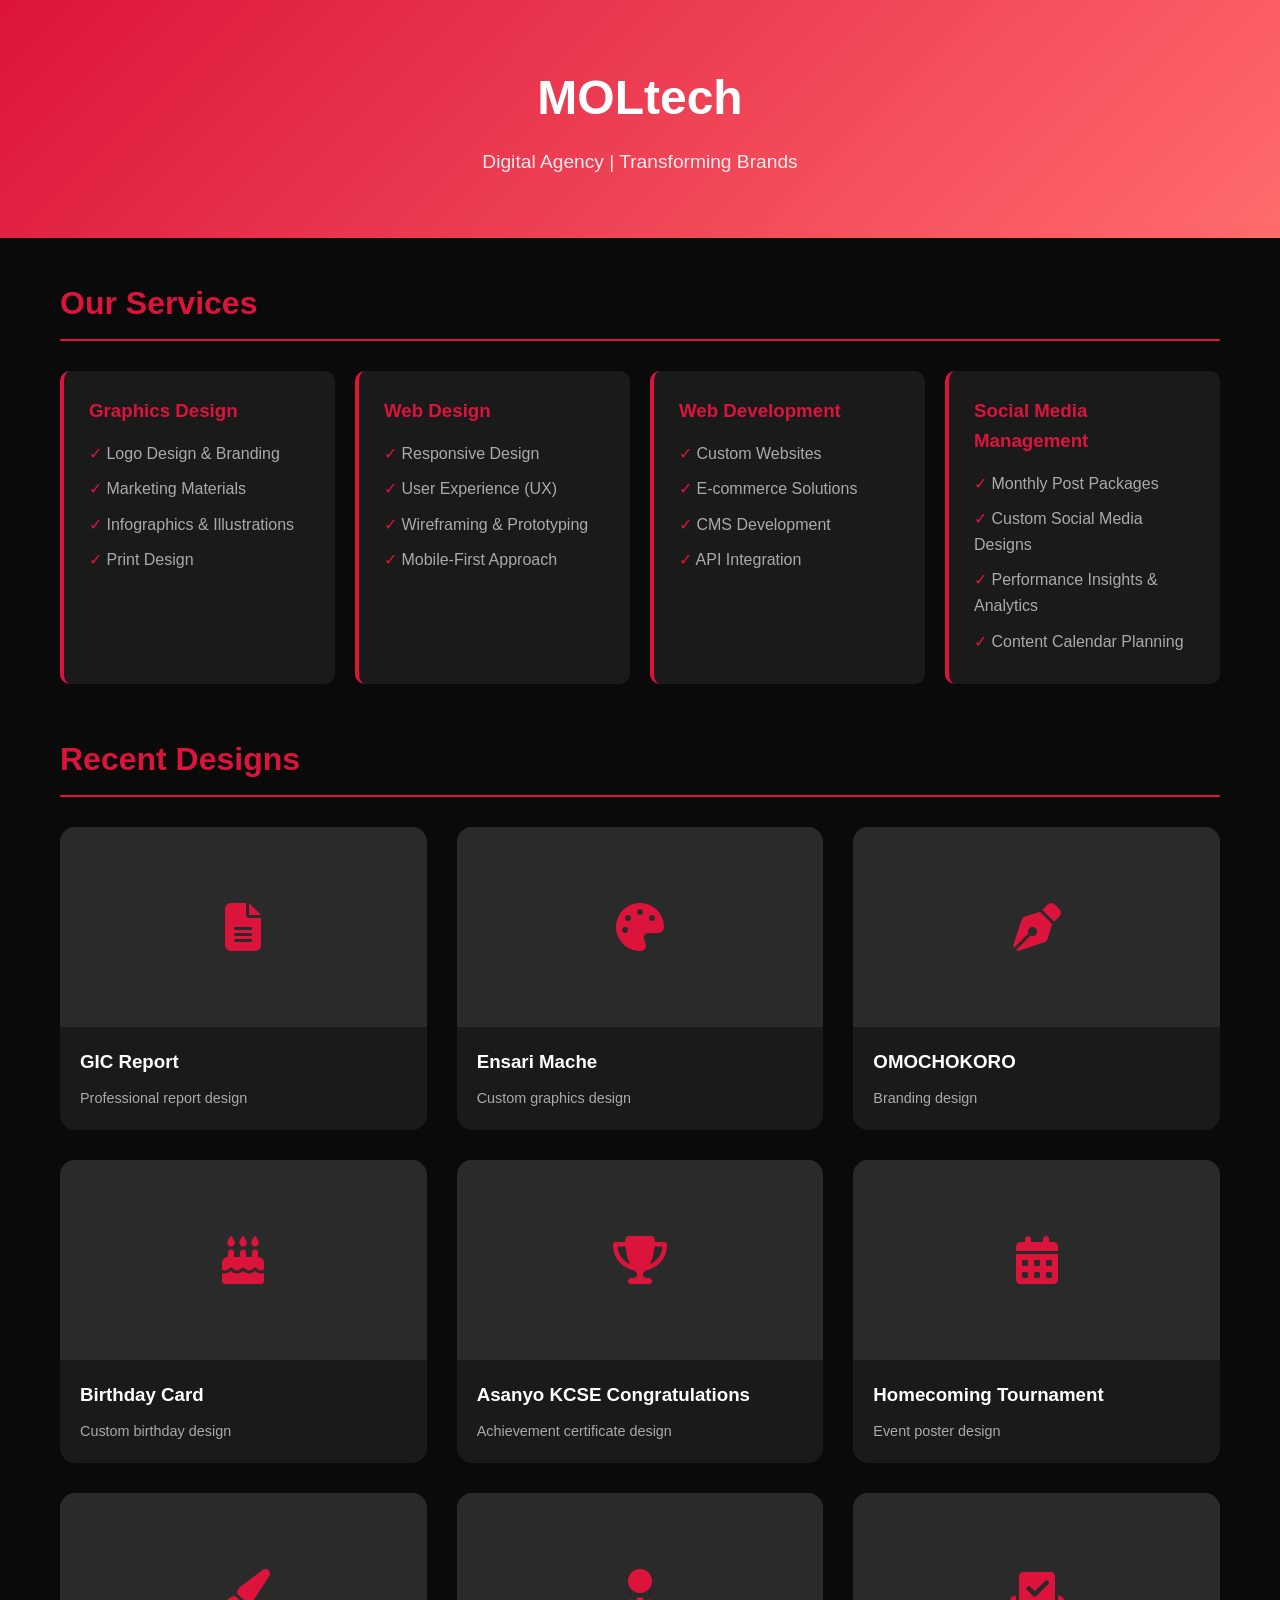
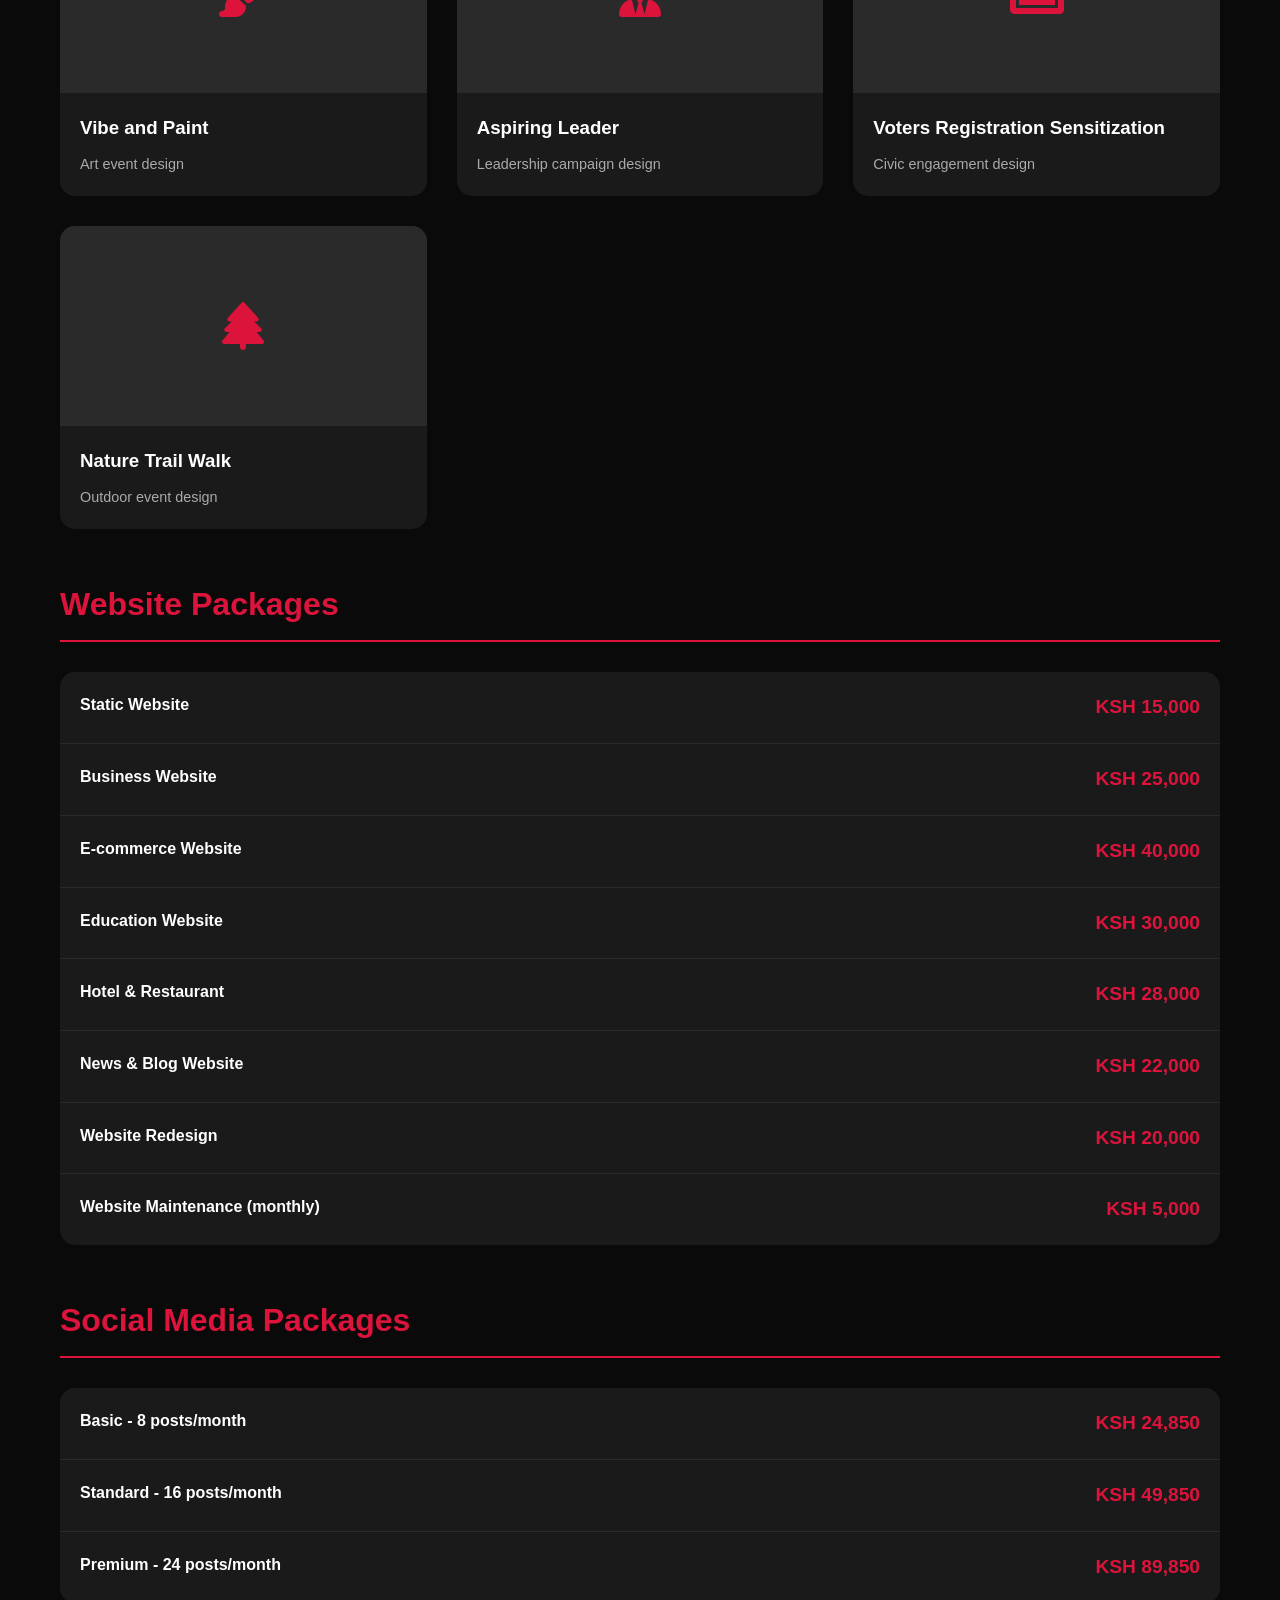
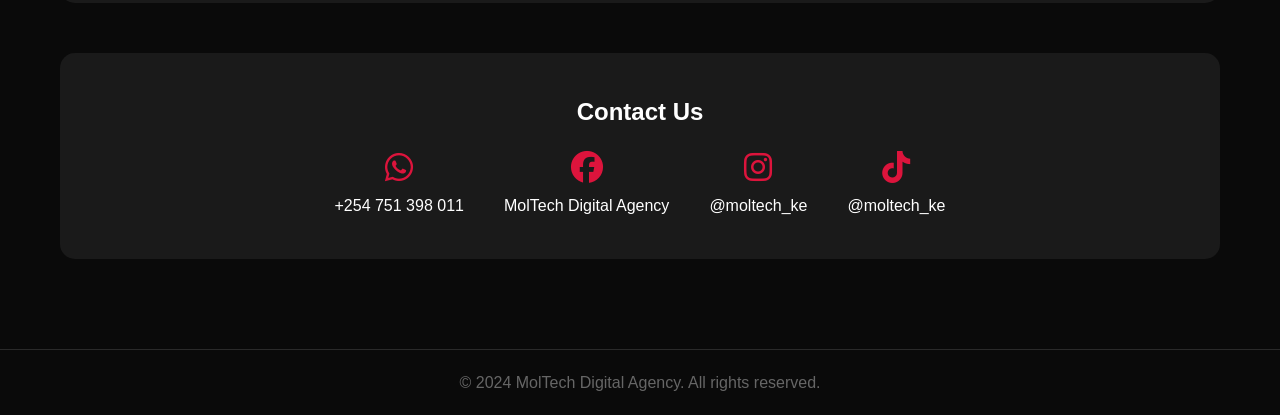
<file: portfolio.html>
<!DOCTYPE html>
<html lang="en">
<head>
    <meta charset="UTF-8">
    <meta name="viewport" content="width=device-width, initial-scale=1.0">
    <meta http-equiv="X-UA-Compatible" content="IE=edge">
    <meta name="format-detection" content="telephone=no">
    <meta name="robots" content="index, follow">
    <meta name="theme-color" content="#DC143C">
    <title>MolTech Digital Agency - Portfolio</title>
    <style>
        * {
            margin: 0;
            padding: 0;
            box-sizing: border-box;
        }
        body {
            font-family: 'Segoe UI', Tahoma, Geneva, Verdana, sans-serif;
            background: #0a0a0a;
            color: #ffffff;
            line-height: 1.6;
        }
        .header {
            background: linear-gradient(135deg, #DC143C, #ff6b6b);
            padding: 60px 20px;
            text-align: center;
        }
        .logo {
            font-size: 3rem;
            font-weight: bold;
            margin-bottom: 10px;
        }
        .logo span {
            color: #fff;
        }
        .tagline {
            font-size: 1.2rem;
            opacity: 0.9;
        }
        .container {
            max-width: 1200px;
            margin: 0 auto;
            padding: 40px 20px;
        }
        .section {
            margin-bottom: 50px;
        }
        .section-title {
            font-size: 2rem;
            margin-bottom: 30px;
            color: #DC143C;
            border-bottom: 2px solid #DC143C;
            padding-bottom: 10px;
        }
        .portfolio-grid {
            display: grid;
            grid-template-columns: repeat(auto-fit, minmax(300px, 1fr));
            gap: 30px;
        }
        .portfolio-item {
            background: #1a1a1a;
            border-radius: 15px;
            overflow: hidden;
            transition: transform 0.3s ease;
        }
        .portfolio-item:hover {
            transform: translateY(-10px);
        }
        .portfolio-image {
            height: 200px;
            background: #2a2a2a;
            display: flex;
            align-items: center;
            justify-content: center;
            font-size: 3rem;
            color: #DC143C;
        }
        .portfolio-info {
            padding: 20px;
        }
        .portfolio-info h3 {
            margin-bottom: 10px;
        }
        .portfolio-info p {
            color: #aaa;
            font-size: 0.9rem;
        }
        .services-list {
            display: grid;
            grid-template-columns: repeat(auto-fit, minmax(250px, 1fr));
            gap: 20px;
        }
        .service-card {
            background: #1a1a1a;
            padding: 25px;
            border-radius: 10px;
            border-left: 4px solid #DC143C;
        }
        .service-card h3 {
            margin-bottom: 10px;
            color: #DC143C;
        }
        .service-card ul {
            list-style: none;
        }
        .service-card li {
            padding: 5px 0;
            color: #aaa;
        }
        .service-card li::before {
            content: "✓ ";
            color: #DC143C;
        }
        .pricing-table {
            background: #1a1a1a;
            border-radius: 15px;
            overflow: hidden;
        }
        .pricing-row {
            display: flex;
            justify-content: space-between;
            padding: 20px;
            border-bottom: 1px solid #2a2a2a;
        }
        .pricing-row:last-child {
            border-bottom: none;
        }
        .pricing-name {
            font-weight: bold;
        }
        .pricing-price {
            color: #DC143C;
            font-weight: bold;
            font-size: 1.2rem;
        }
        .contact {
            background: #1a1a1a;
            padding: 40px;
            border-radius: 15px;
            text-align: center;
        }
        .contact h2 {
            margin-bottom: 20px;
        }
        .contact-info {
            display: flex;
            justify-content: center;
            gap: 40px;
            flex-wrap: wrap;
        }
        .contact-item {
            text-align: center;
        }
        .contact-item i {
            font-size: 2rem;
            color: #DC143C;
            margin-bottom: 10px;
        }
        .footer {
            background: #0a0a0a;
            padding: 20px;
            text-align: center;
            border-top: 1px solid #2a2a2a;
            color: #666;
        }
        @media (max-width: 768px) {
            .logo { font-size: 2rem; }
            .section-title { font-size: 1.5rem; }
        }
    </style>
    <link rel="stylesheet" href="https://cdnjs.cloudflare.com/ajax/libs/font-awesome/6.4.0/css/all.min.css">
</head>
<body>
    <div class="header">
        <div class="logo">MOL<span>tech</span></div>
        <div class="tagline">Digital Agency | Transforming Brands</div>
    </div>

    <div class="container">
        <div class="section">
            <h2 class="section-title">Our Services</h2>
            <div class="services-list">
                <div class="service-card">
                    <h3>Graphics Design</h3>
                    <ul>
                        <li>Logo Design & Branding</li>
                        <li>Marketing Materials</li>
                        <li>Infographics & Illustrations</li>
                        <li>Print Design</li>
                    </ul>
                </div>
                <div class="service-card">
                    <h3>Web Design</h3>
                    <ul>
                        <li>Responsive Design</li>
                        <li>User Experience (UX)</li>
                        <li>Wireframing & Prototyping</li>
                        <li>Mobile-First Approach</li>
                    </ul>
                </div>
                <div class="service-card">
                    <h3>Web Development</h3>
                    <ul>
                        <li>Custom Websites</li>
                        <li>E-commerce Solutions</li>
                        <li>CMS Development</li>
                        <li>API Integration</li>
                    </ul>
                </div>
                <div class="service-card">
                    <h3>Social Media Management</h3>
                    <ul>
                        <li>Monthly Post Packages</li>
                        <li>Custom Social Media Designs</li>
                        <li>Performance Insights & Analytics</li>
                        <li>Content Calendar Planning</li>
                    </ul>
                </div>
            </div>
        </div>

        <div class="section">
            <h2 class="section-title">Recent Designs</h2>
            <div class="portfolio-grid">
                <div class="portfolio-item">
                    <div class="portfolio-image">
                        <i class="fas fa-file-alt"></i>
                    </div>
                    <div class="portfolio-info">
                        <h3>GIC Report</h3>
                        <p>Professional report design</p>
                    </div>
                </div>
                <div class="portfolio-item">
                    <div class="portfolio-image">
                        <i class="fas fa-palette"></i>
                    </div>
                    <div class="portfolio-info">
                        <h3>Ensari Mache</h3>
                        <p>Custom graphics design</p>
                    </div>
                </div>
                <div class="portfolio-item">
                    <div class="portfolio-image">
                        <i class="fas fa-pen-nib"></i>
                    </div>
                    <div class="portfolio-info">
                        <h3>OMOCHOKORO</h3>
                        <p>Branding design</p>
                    </div>
                </div>
                <div class="portfolio-item">
                    <div class="portfolio-image">
                        <i class="fas fa-birthday-cake"></i>
                    </div>
                    <div class="portfolio-info">
                        <h3>Birthday Card</h3>
                        <p>Custom birthday design</p>
                    </div>
                </div>
                <div class="portfolio-item">
                    <div class="portfolio-image">
                        <i class="fas fa-trophy"></i>
                    </div>
                    <div class="portfolio-info">
                        <h3>Asanyo KCSE Congratulations</h3>
                        <p>Achievement certificate design</p>
                    </div>
                </div>
                <div class="portfolio-item">
                    <div class="portfolio-image">
                        <i class="fas fa-calendar-alt"></i>
                    </div>
                    <div class="portfolio-info">
                        <h3>Homecoming Tournament</h3>
                        <p>Event poster design</p>
                    </div>
                </div>
                <div class="portfolio-item">
                    <div class="portfolio-image">
                        <i class="fas fa-paint-brush"></i>
                    </div>
                    <div class="portfolio-info">
                        <h3>Vibe and Paint</h3>
                        <p>Art event design</p>
                    </div>
                </div>
                <div class="portfolio-item">
                    <div class="portfolio-image">
                        <i class="fas fa-user-tie"></i>
                    </div>
                    <div class="portfolio-info">
                        <h3>Aspiring Leader</h3>
                        <p>Leadership campaign design</p>
                    </div>
                </div>
                <div class="portfolio-item">
                    <div class="portfolio-image">
                        <i class="fas fa-vote-yea"></i>
                    </div>
                    <div class="portfolio-info">
                        <h3>Voters Registration Sensitization</h3>
                        <p>Civic engagement design</p>
                    </div>
                </div>
                <div class="portfolio-item">
                    <div class="portfolio-image">
                        <i class="fas fa-tree"></i>
                    </div>
                    <div class="portfolio-info">
                        <h3>Nature Trail Walk</h3>
                        <p>Outdoor event design</p>
                    </div>
                </div>
            </div>
        </div>

        <div class="section">
            <h2 class="section-title">Website Packages</h2>
            <div class="pricing-table">
                <div class="pricing-row">
                    <span class="pricing-name">Static Website</span>
                    <span class="pricing-price">KSH 15,000</span>
                </div>
                <div class="pricing-row">
                    <span class="pricing-name">Business Website</span>
                    <span class="pricing-price">KSH 25,000</span>
                </div>
                <div class="pricing-row">
                    <span class="pricing-name">E-commerce Website</span>
                    <span class="pricing-price">KSH 40,000</span>
                </div>
                <div class="pricing-row">
                    <span class="pricing-name">Education Website</span>
                    <span class="pricing-price">KSH 30,000</span>
                </div>
                <div class="pricing-row">
                    <span class="pricing-name">Hotel & Restaurant</span>
                    <span class="pricing-price">KSH 28,000</span>
                </div>
                <div class="pricing-row">
                    <span class="pricing-name">News & Blog Website</span>
                    <span class="pricing-price">KSH 22,000</span>
                </div>
                <div class="pricing-row">
                    <span class="pricing-name">Website Redesign</span>
                    <span class="pricing-price">KSH 20,000</span>
                </div>
                <div class="pricing-row">
                    <span class="pricing-name">Website Maintenance (monthly)</span>
                    <span class="pricing-price">KSH 5,000</span>
                </div>
            </div>
        </div>

        <div class="section">
            <h2 class="section-title">Social Media Packages</h2>
            <div class="pricing-table">
                <div class="pricing-row">
                    <span class="pricing-name">Basic - 8 posts/month</span>
                    <span class="pricing-price">KSH 24,850</span>
                </div>
                <div class="pricing-row">
                    <span class="pricing-name">Standard - 16 posts/month</span>
                    <span class="pricing-price">KSH 49,850</span>
                </div>
                <div class="pricing-row">
                    <span class="pricing-name">Premium - 24 posts/month</span>
                    <span class="pricing-price">KSH 89,850</span>
                </div>
            </div>
        </div>

        <div class="section">
            <div class="contact">
                <h2>Contact Us</h2>
                <div class="contact-info">
                    <div class="contact-item">
                        <i class="fab fa-whatsapp"></i>
                        <p>+254 751 398 011</p>
                    </div>
                    <div class="contact-item">
                        <i class="fab fa-facebook"></i>
                        <p>MolTech Digital Agency</p>
                    </div>
                    <div class="contact-item">
                        <i class="fab fa-instagram"></i>
                        <p>@moltech_ke</p>
                    </div>
                    <div class="contact-item">
                        <i class="fab fa-tiktok"></i>
                        <p>@moltech_ke</p>
                    </div>
                </div>
            </div>
        </div>
    </div>

    <div class="footer">
        <p>© 2024 MolTech Digital Agency. All rights reserved.</p>
    </div>
</body>
</html>
</file>
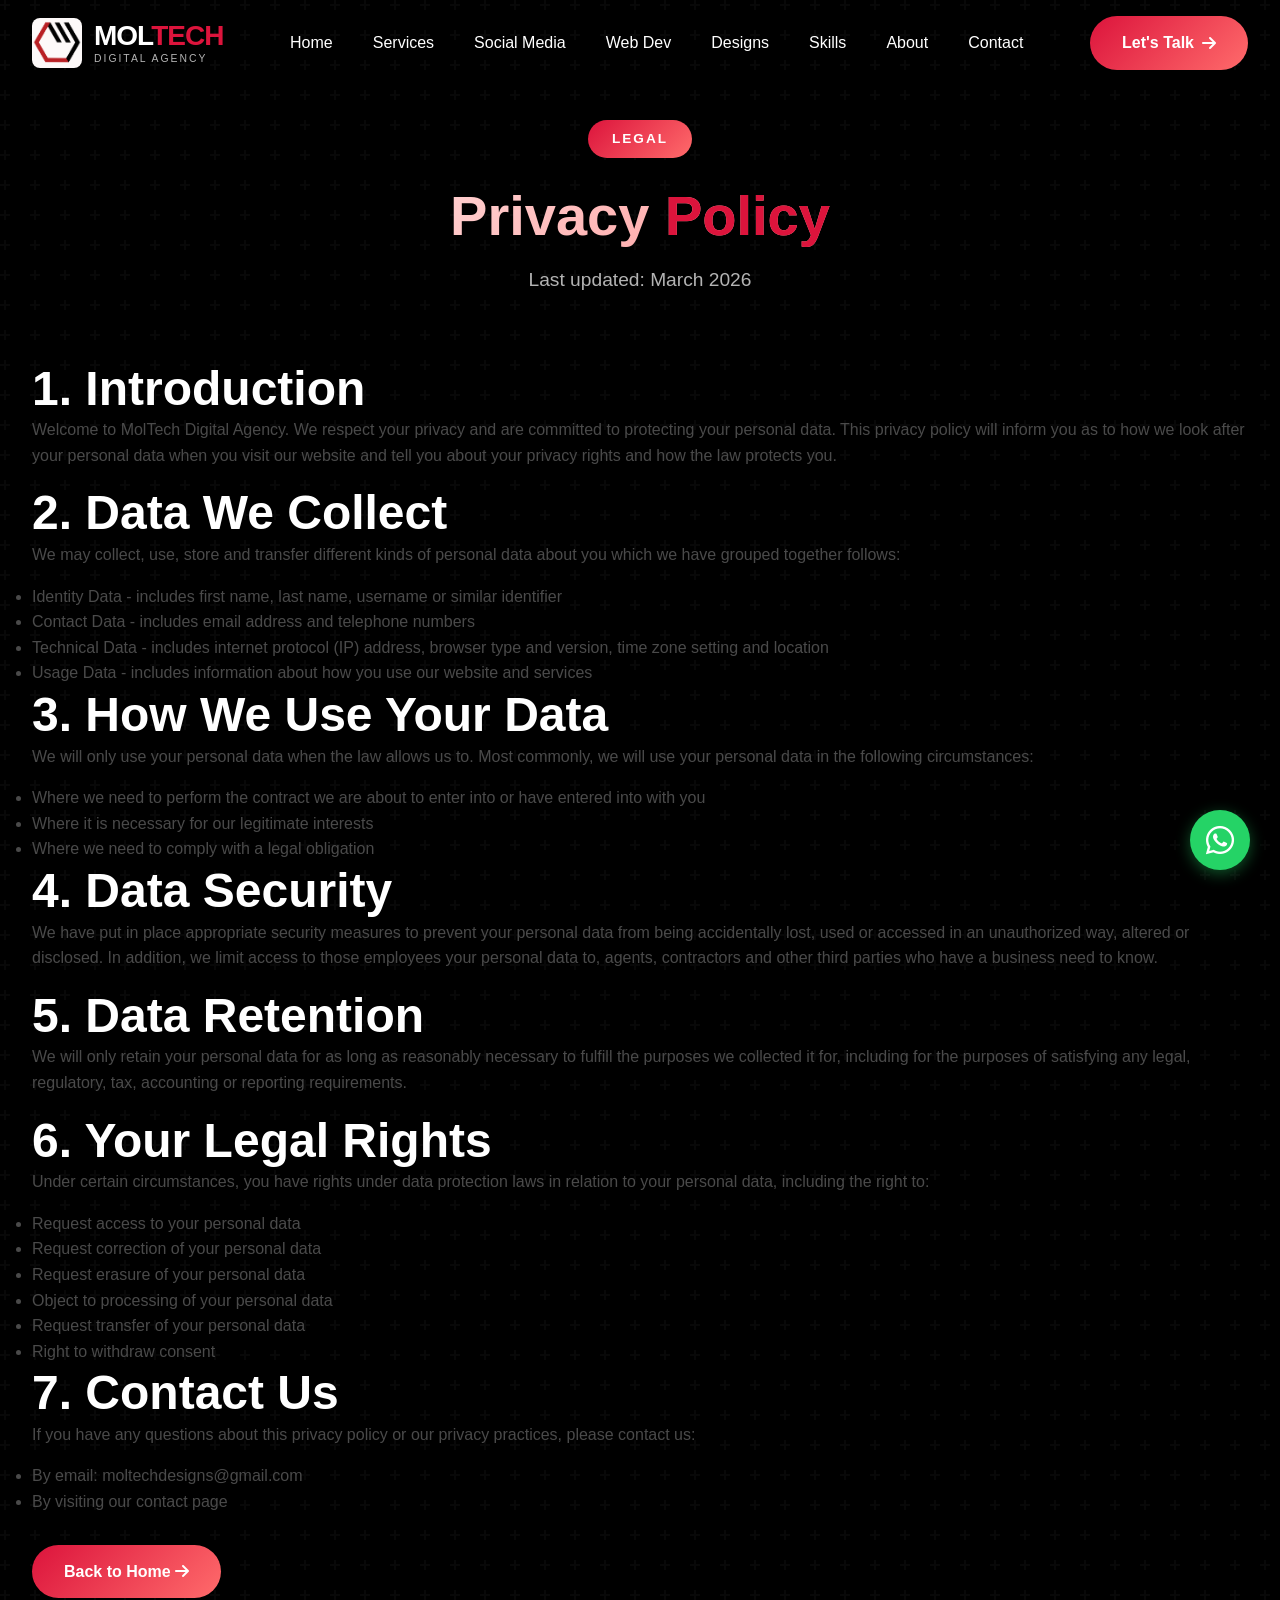
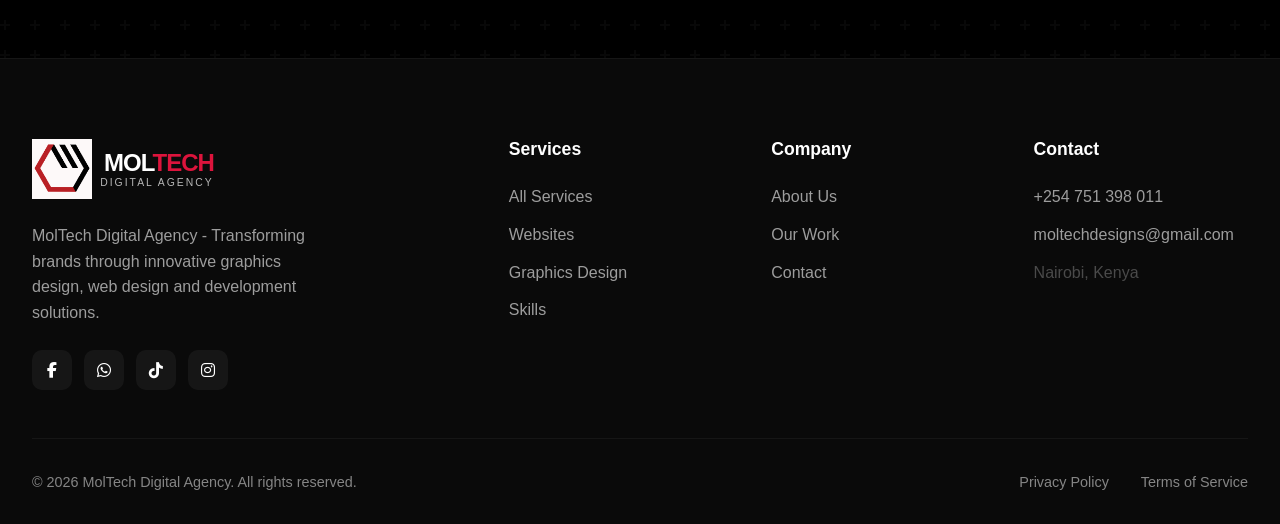
<file: privacy-policy.html>
<!DOCTYPE html>
<html lang="en">
<head>
    <meta charset="UTF-8">
    <meta name="viewport" content="width=device-width, initial-scale=1.0">
    <meta http-equiv="X-UA-Compatible" content="IE=edge">
    <meta name="format-detection" content="telephone=no">
    <meta name="robots" content="index, follow">
    <meta http-equiv="Content-Security-Policy" content="default-src 'self'; style-src 'self' 'unsafe-inline' https://fonts.googleapis.com https://cdnjs.cloudflare.com; font-src 'self' https://fonts.gstatic.com https://cdnjs.cloudflare.com https://use.fontawesome.com; img-src 'self' data:; script-src 'self' 'unsafe-inline'">
    <meta name="theme-color" content="#DC143C">
    <title>Privacy Policy - MolTech Digital Agency</title>
    <link rel="stylesheet" href="css/style.css">
    <link rel="preconnect" href="https://fonts.googleapis.com">
    <link rel="preconnect" href="https://fonts.gstatic.com" crossorigin>
    <link href="https://fonts.googleapis.com/css2?family=Outfit:wght@300;400;500;600;700;800;900&family=Space+Grotesk:wght@400;500;600;700&display=swap" rel="stylesheet">
    <link rel="icon" href="images/Moltech Logo.png" type="image/x-icon">
    <link rel="stylesheet" href="https://cdnjs.cloudflare.com/ajax/libs/font-awesome/6.4.0/css/all.min.css">
    <style>
        .legal-page {
            padding: 120px 0 60px;
        }
    </style>
</head>
<body>

    <!-- Header & Navigation -->
    <header id="header">
        <nav class="container">
            <a href="index.html" class="logo-container">
                <img src="images/Moltech Logo.png" alt="MolTech Logo" class="logo-img">
                <span class="logo-text-wrapper">
                    <span class="logo-text">MOL<span>tech</span></span>
                    <span class="tagline">Digital agency</span>
                </span>
            </a>
            <ul class="nav-links">
                <li><a href="index.html#home" class="nav-link"><span>Home</span><span class="nav-line"></span></a></li>
                <li><a href="index.html#services" class="nav-link"><span>Services</span><span class="nav-line"></span></a></li>
                <li><a href="index.html#social-media" class="nav-link"><span>Social Media</span><span class="nav-line"></span></a></li>
                <li><a href="index.html#web-development" class="nav-link"><span>Web Dev</span><span class="nav-line"></span></a></li>
                <li><a href="index.html#designs" class="nav-link"><span>Designs</span><span class="nav-line"></span></a></li>
                <li><a href="index.html#skills" class="nav-link"><span>Skills</span><span class="nav-line"></span></a></li>
                <li><a href="index.html#about" class="nav-link"><span>About</span><span class="nav-line"></span></a></li>
                <li><a href="index.html#contact" class="nav-link"><span>Contact</span><span class="nav-line"></span></a></li>
            </ul>
            <a href="https://wa.me/254751398011?text=Hello%20Moltech,%20I%20would%20like%20to%20discuss%20a%20project%20with%20you." class="cta-button" target="_blank">
                <span>Let's Talk</span>
                <i class="fas fa-arrow-right"></i>
            </a>
            <button class="mobile-toggle" aria-label="Toggle menu">
                <span></span>
                <span></span>
                <span></span>
            </button>
        </nav>
    </header>

    <div class="legal-page">
        <div class="container">
            <div class="section-header">
                <span class="section-tag">Legal</span>
                <h2 class="section-title">Privacy <span class="highlight">Policy</span></h2>
                <p class="section-subtitle">Last updated: March 2026</p>
            </div>
            
            <div class="legal-content">
                <h2>1. Introduction</h2>
                <p>Welcome to MolTech Digital Agency. We respect your privacy and are committed to protecting your personal data. This privacy policy will inform you as to how we look after your personal data when you visit our website and tell you about your privacy rights and how the law protects you.</p>
                
                <h2>2. Data We Collect</h2>
                <p>We may collect, use, store and transfer different kinds of personal data about you which we have grouped together follows:</p>
                <ul>
                    <li>Identity Data - includes first name, last name, username or similar identifier</li>
                    <li>Contact Data - includes email address and telephone numbers</li>
                    <li>Technical Data - includes internet protocol (IP) address, browser type and version, time zone setting and location</li>
                    <li>Usage Data - includes information about how you use our website and services</li>
                </ul>
                
                <h2>3. How We Use Your Data</h2>
                <p>We will only use your personal data when the law allows us to. Most commonly, we will use your personal data in the following circumstances:</p>
                <ul>
                    <li>Where we need to perform the contract we are about to enter into or have entered into with you</li>
                    <li>Where it is necessary for our legitimate interests</li>
                    <li>Where we need to comply with a legal obligation</li>
                </ul>
                
                <h2>4. Data Security</h2>
                <p>We have put in place appropriate security measures to prevent your personal data from being accidentally lost, used or accessed in an unauthorized way, altered or disclosed. In addition, we limit access to those employees your personal data to, agents, contractors and other third parties who have a business need to know.</p>
                
                <h2>5. Data Retention</h2>
                <p>We will only retain your personal data for as long as reasonably necessary to fulfill the purposes we collected it for, including for the purposes of satisfying any legal, regulatory, tax, accounting or reporting requirements.</p>
                
                <h2>6. Your Legal Rights</h2>
                <p>Under certain circumstances, you have rights under data protection laws in relation to your personal data, including the right to:</p>
                <ul>
                    <li>Request access to your personal data</li>
                    <li>Request correction of your personal data</li>
                    <li>Request erasure of your personal data</li>
                    <li>Object to processing of your personal data</li>
                    <li>Request transfer of your personal data</li>
                    <li>Right to withdraw consent</li>
                </ul>
                
                <h2>7. Contact Us</h2>
                <p>If you have any questions about this privacy policy or our privacy practices, please contact us:</p>
                <ul>
                    <li>By email: moltechdesigns@gmail.com</li>
                    <li>By visiting our contact page</li>
                </ul>
                
                <a href="index.html" class="cta-button primary" style="display: inline-block; margin-top: 30px;">
                    <span>Back to Home</span>
                    <i class="fas fa-arrow-right"></i>
                </a>
            </div>
        </div>
    </div>

    <!-- Footer -->
    <footer>
        <div class="container">
            <div class="footer-content">
                <div class="footer-brand">
                    <a href="index.html" class="footer-logo">
                        <img src="images/Moltech Logo.png" alt="MolTech Logo">
                        <span class="footer-logo-wrapper">
                            <span class="footer-logo-text">MOL<span>tech</span></span>
                            <span class="footer-tagline">Digital agency</span>
                        </span>
                    </a>
                    <p>MolTech Digital Agency - Transforming brands through innovative graphics design, web design and development solutions.</p>
                    <div class="footer-social">
                        <a href="https://www.facebook.com/moltechDesigns"><i class="fab fa-facebook-f"></i></a>
                        <a href="https://wa.me/254751398011"><i class="fab fa-whatsapp"></i></a>
                        <a href="https://www.tiktok.com/@moltechdesigns"><i class="fab fa-tiktok"></i></a>
                        <a href="https://www.instagram.com/moltechdesigns/"><i class="fab fa-instagram"></i></a>
                    </div>
                </div>
                <div class="footer-links">
                    <h4>Services</h4>
                    <ul>
                        <li><a href="index.html#services">All Services</a></li>
                        <li><a href="index.html#websites">Websites</a></li>
                        <li><a href="index.html#designs">Graphics Design</a></li>
                        <li><a href="index.html#skills">Skills</a></li>
                    </ul>
                </div>
                <div class="footer-links">
                    <h4>Company</h4>
                    <ul>
                        <li><a href="index.html#about">About Us</a></li>
                        <li><a href="index.html#work">Our Work</a></li>
                        <li><a href="index.html#contact">Contact</a></li>
                    </ul>
                </div>
                <div class="footer-links">
                    <h4>Contact</h4>
                    <ul>
                        <li><a href="tel:+254751398011">+254 751 398 011</a></li>
                        <li><a href="mailto:moltechdesigns@gmail.com">moltechdesigns@gmail.com</a></li>
                        <li>Nairobi, Kenya</li>
                    </ul>
                </div>
            </div>
            <div class="footer-bottom">
                <p>&copy; 2026 MolTech Digital Agency. All rights reserved.</p>
                <div class="footer-bottom-links">
                    <a href="privacy-policy.html">Privacy Policy</a>
                    <a href="terms-of-service.html">Terms of Service</a>
                </div>
            </div>
        </div>
    </footer>

    <script src="js/script.js"></script>
    
    <!-- Floating WhatsApp Button -->
    <a href="https://wa.me/254751398011" class="floating-whatsapp" target="_blank">
        <i class="fab fa-whatsapp"></i>
    </a>
</body>
</html>
</file>
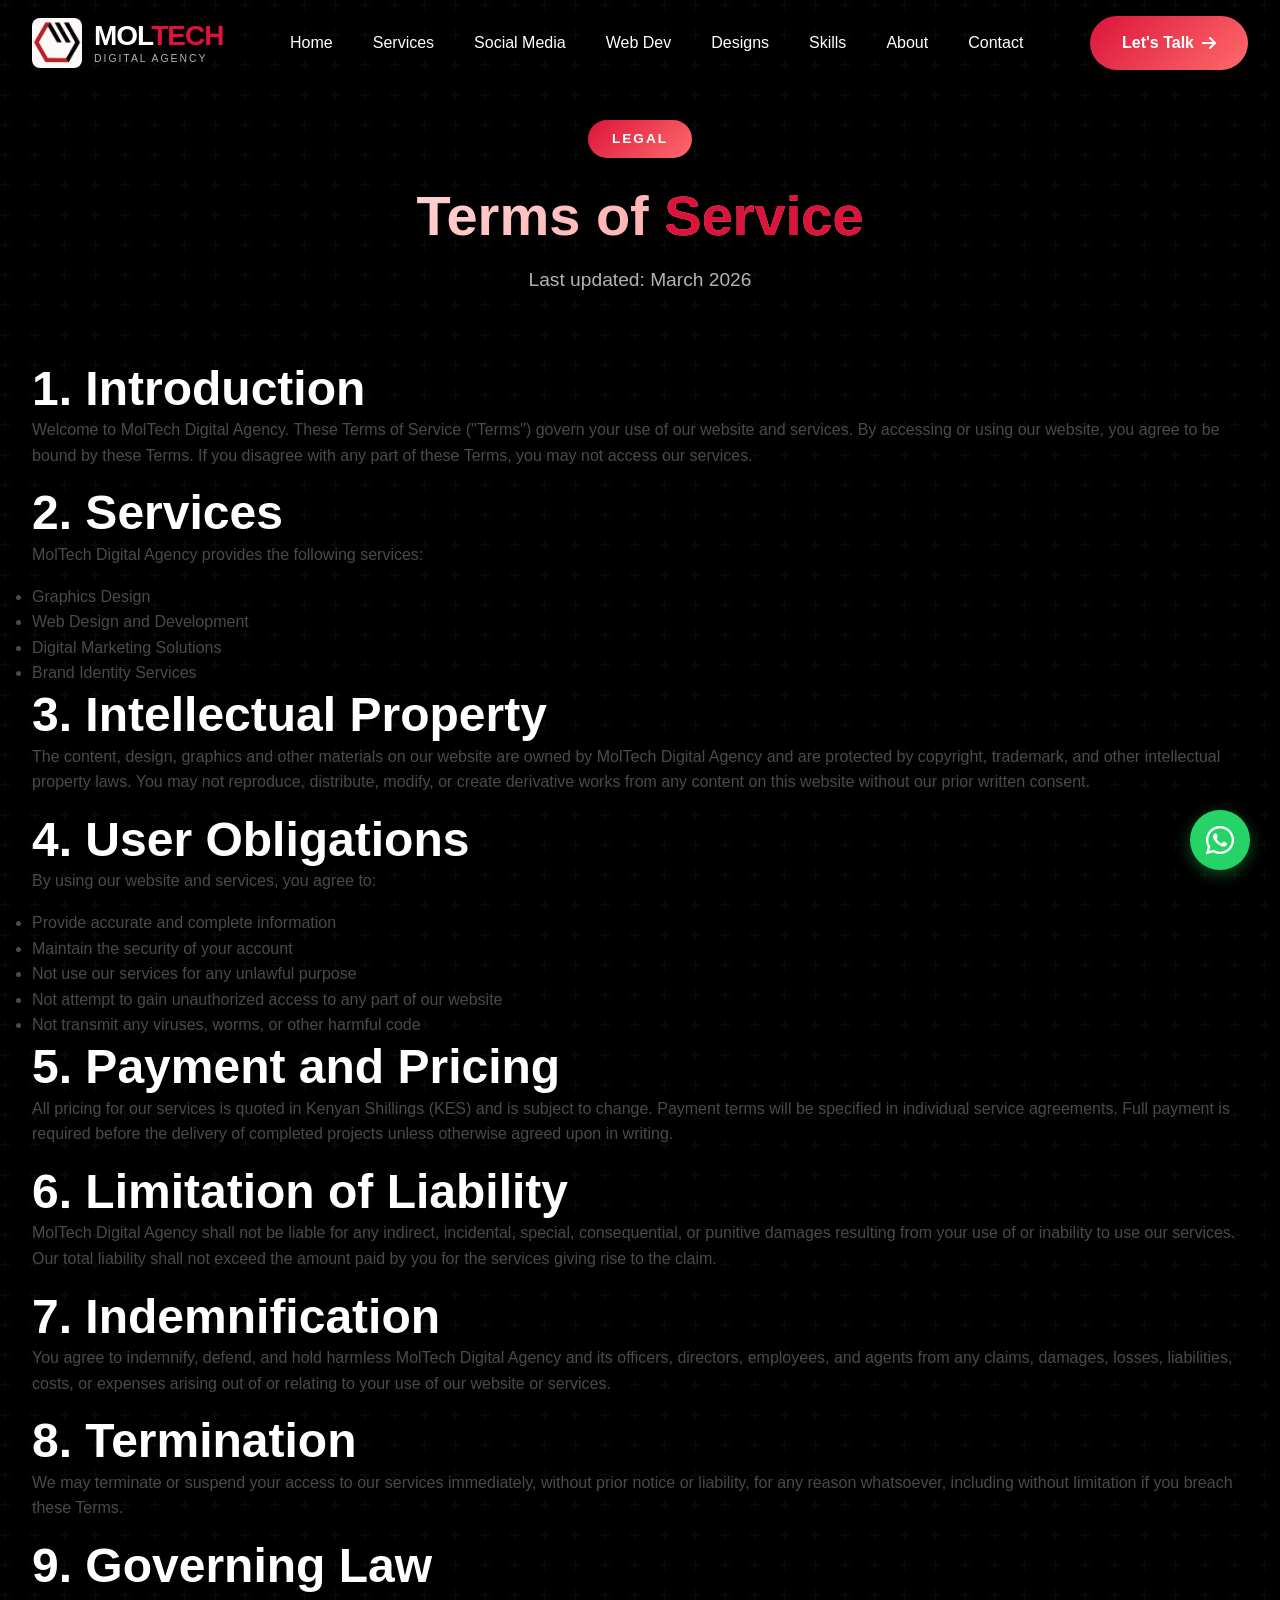
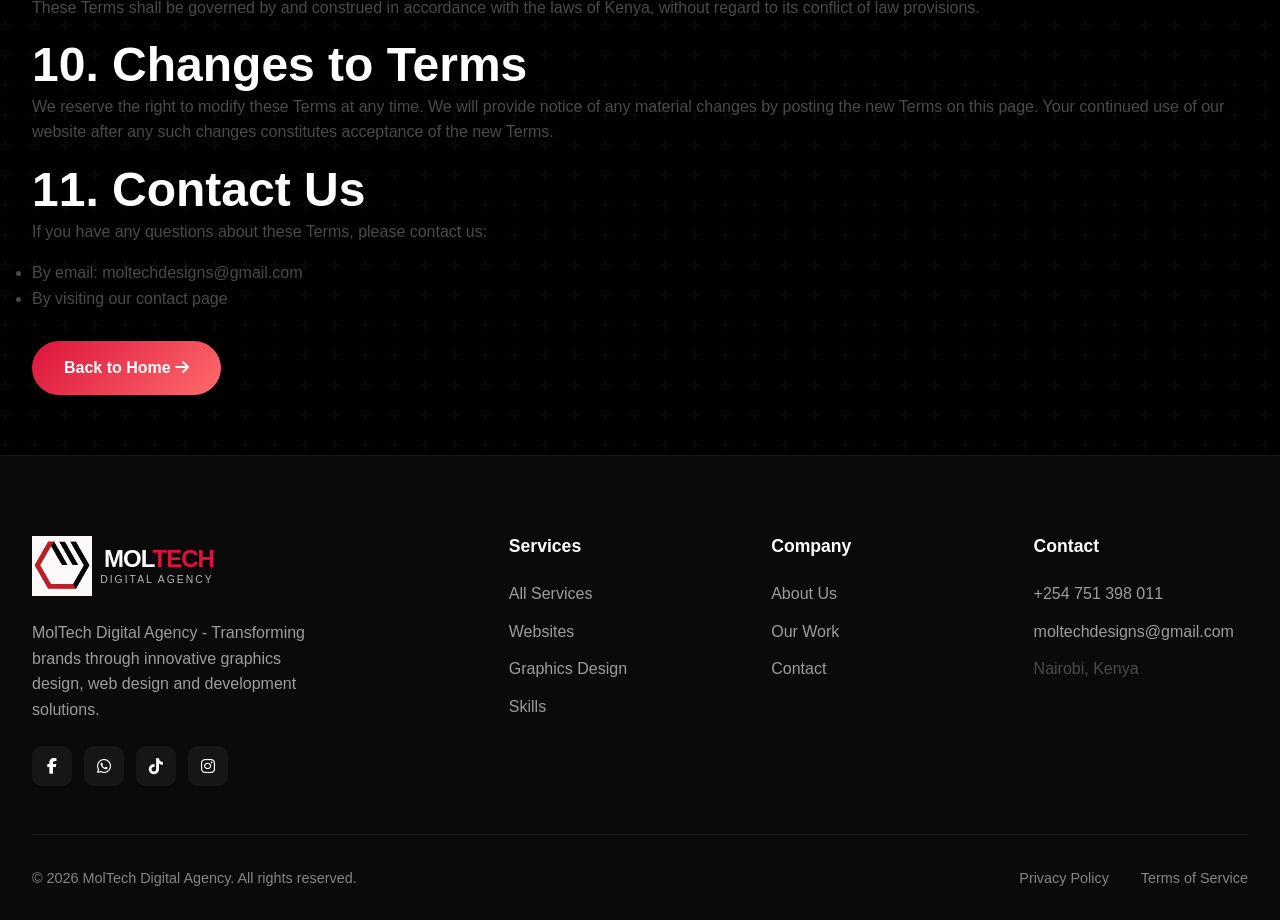
<file: terms-of-service.html>
<!DOCTYPE html>
<html lang="en">
<head>
    <meta charset="UTF-8">
    <meta name="viewport" content="width=device-width, initial-scale=1.0">
    <meta http-equiv="X-UA-Compatible" content="IE=edge">
    <meta name="format-detection" content="telephone=no">
    <meta name="robots" content="index, follow">
    <meta http-equiv="Content-Security-Policy" content="default-src 'self'; style-src 'self' 'unsafe-inline' https://fonts.googleapis.com https://cdnjs.cloudflare.com; font-src 'self' https://fonts.gstatic.com https://cdnjs.cloudflare.com https://use.fontawesome.com; img-src 'self' data:; script-src 'self' 'unsafe-inline'">
    <meta name="theme-color" content="#DC143C">
    <title>Terms of Service - MolTech Digital Agency</title>
    <link rel="stylesheet" href="css/style.css">
    <link rel="preconnect" href="https://fonts.googleapis.com">
    <link rel="preconnect" href="https://fonts.gstatic.com" crossorigin>
    <link href="https://fonts.googleapis.com/css2?family=Outfit:wght@300;400;500;600;700;800;900&family=Space+Grotesk:wght@400;500;600;700&display=swap" rel="stylesheet">
    <link rel="icon" href="images/Moltech Logo.png" type="image/x-icon">
    <link rel="stylesheet" href="https://cdnjs.cloudflare.com/ajax/libs/font-awesome/6.4.0/css/all.min.css">
    <style>
        .legal-page {
            padding: 120px 0 60px;
        }
    </style>
</head>
<body>

    <!-- Header & Navigation -->
    <header id="header">
        <nav class="container">
            <a href="index.html" class="logo-container">
                <img src="images/Moltech Logo.png" alt="MolTech Logo" class="logo-img">
                <span class="logo-text-wrapper">
                    <span class="logo-text">MOL<span>tech</span></span>
                    <span class="tagline">Digital agency</span>
                </span>
            </a>
            <ul class="nav-links">
                <li><a href="index.html#home" class="nav-link"><span>Home</span><span class="nav-line"></span></a></li>
                <li><a href="index.html#services" class="nav-link"><span>Services</span><span class="nav-line"></span></a></li>
                <li><a href="index.html#social-media" class="nav-link"><span>Social Media</span><span class="nav-line"></span></a></li>
                <li><a href="index.html#web-development" class="nav-link"><span>Web Dev</span><span class="nav-line"></span></a></li>
                <li><a href="index.html#designs" class="nav-link"><span>Designs</span><span class="nav-line"></span></a></li>
                <li><a href="index.html#skills" class="nav-link"><span>Skills</span><span class="nav-line"></span></a></li>
                <li><a href="index.html#about" class="nav-link"><span>About</span><span class="nav-line"></span></a></li>
                <li><a href="index.html#contact" class="nav-link"><span>Contact</span><span class="nav-line"></span></a></li>
            </ul>
            <a href="https://wa.me/254751398011?text=Hello%20Moltech,%20I%20would%20like%20to%20discuss%20a%20project%20with%20you." class="cta-button" target="_blank">
                <span>Let's Talk</span>
                <i class="fas fa-arrow-right"></i>
            </a>
            <button class="mobile-toggle" aria-label="Toggle menu">
                <span></span>
                <span></span>
                <span></span>
            </button>
        </nav>
    </header>

    <div class="legal-page">
        <div class="container">
            <div class="section-header">
                <span class="section-tag">Legal</span>
                <h2 class="section-title">Terms of <span class="highlight">Service</span></h2>
                <p class="section-subtitle">Last updated: March 2026</p>
            </div>
            
            <div class="legal-content">
                <h2>1. Introduction</h2>
                <p>Welcome to MolTech Digital Agency. These Terms of Service ("Terms") govern your use of our website and services. By accessing or using our website, you agree to be bound by these Terms. If you disagree with any part of these Terms, you may not access our services.</p>
                
                <h2>2. Services</h2>
                <p>MolTech Digital Agency provides the following services:</p>
                <ul>
                    <li>Graphics Design</li>
                    <li>Web Design and Development</li>
                    <li>Digital Marketing Solutions</li>
                    <li>Brand Identity Services</li>
                </ul>
                
                <h2>3. Intellectual Property</h2>
                <p>The content, design, graphics and other materials on our website are owned by MolTech Digital Agency and are protected by copyright, trademark, and other intellectual property laws. You may not reproduce, distribute, modify, or create derivative works from any content on this website without our prior written consent.</p>
                
                <h2>4. User Obligations</h2>
                <p>By using our website and services, you agree to:</p>
                <ul>
                    <li>Provide accurate and complete information</li>
                    <li>Maintain the security of your account</li>
                    <li>Not use our services for any unlawful purpose</li>
                    <li>Not attempt to gain unauthorized access to any part of our website</li>
                    <li>Not transmit any viruses, worms, or other harmful code</li>
                </ul>
                
                <h2>5. Payment and Pricing</h2>
                <p>All pricing for our services is quoted in Kenyan Shillings (KES) and is subject to change. Payment terms will be specified in individual service agreements. Full payment is required before the delivery of completed projects unless otherwise agreed upon in writing.</p>
                
                <h2>6. Limitation of Liability</h2>
                <p>MolTech Digital Agency shall not be liable for any indirect, incidental, special, consequential, or punitive damages resulting from your use of or inability to use our services. Our total liability shall not exceed the amount paid by you for the services giving rise to the claim.</p>
                
                <h2>7. Indemnification</h2>
                <p>You agree to indemnify, defend, and hold harmless MolTech Digital Agency and its officers, directors, employees, and agents from any claims, damages, losses, liabilities, costs, or expenses arising out of or relating to your use of our website or services.</p>
                
                <h2>8. Termination</h2>
                <p>We may terminate or suspend your access to our services immediately, without prior notice or liability, for any reason whatsoever, including without limitation if you breach these Terms.</p>
                
                <h2>9. Governing Law</h2>
                <p>These Terms shall be governed by and construed in accordance with the laws of Kenya, without regard to its conflict of law provisions.</p>
                
                <h2>10. Changes to Terms</h2>
                <p>We reserve the right to modify these Terms at any time. We will provide notice of any material changes by posting the new Terms on this page. Your continued use of our website after any such changes constitutes acceptance of the new Terms.</p>
                
                <h2>11. Contact Us</h2>
                <p>If you have any questions about these Terms, please contact us:</p>
                <ul>
                    <li>By email: moltechdesigns@gmail.com</li>
                    <li>By visiting our contact page</li>
                </ul>
                
                <a href="index.html" class="cta-button primary" style="display: inline-block; margin-top: 30px;">
                    <span>Back to Home</span>
                    <i class="fas fa-arrow-right"></i>
                </a>
            </div>
        </div>
    </div>

    <!-- Footer -->
    <footer>
        <div class="container">
            <div class="footer-content">
                <div class="footer-brand">
                    <a href="index.html" class="footer-logo">
                        <img src="images/Moltech Logo.png" alt="MolTech Logo">
                        <span class="footer-logo-wrapper">
                            <span class="footer-logo-text">MOL<span>tech</span></span>
                            <span class="footer-tagline">Digital agency</span>
                        </span>
                    </a>
                    <p>MolTech Digital Agency - Transforming brands through innovative graphics design, web design and development solutions.</p>
                    <div class="footer-social">
                        <a href="https://www.facebook.com/moltechDesigns"><i class="fab fa-facebook-f"></i></a>
                        <a href="https://wa.me/254751398011"><i class="fab fa-whatsapp"></i></a>
                        <a href="https://www.tiktok.com/@moltechdesigns"><i class="fab fa-tiktok"></i></a>
                        <a href="https://www.instagram.com/moltechdesigns/"><i class="fab fa-instagram"></i></a>
                    </div>
                </div>
                <div class="footer-links">
                    <h4>Services</h4>
                    <ul>
                        <li><a href="index.html#services">All Services</a></li>
                        <li><a href="index.html#websites">Websites</a></li>
                        <li><a href="index.html#designs">Graphics Design</a></li>
                        <li><a href="index.html#skills">Skills</a></li>
                    </ul>
                </div>
                <div class="footer-links">
                    <h4>Company</h4>
                    <ul>
                        <li><a href="index.html#about">About Us</a></li>
                        <li><a href="index.html#work">Our Work</a></li>
                        <li><a href="index.html#contact">Contact</a></li>
                    </ul>
                </div>
                <div class="footer-links">
                    <h4>Contact</h4>
                    <ul>
                        <li><a href="tel:+254751398011">+254 751 398 011</a></li>
                        <li><a href="mailto:moltechdesigns@gmail.com">moltechdesigns@gmail.com</a></li>
                        <li>Nairobi, Kenya</li>
                    </ul>
                </div>
            </div>
            <div class="footer-bottom">
                <p>&copy; 2026 MolTech Digital Agency. All rights reserved.</p>
                <div class="footer-bottom-links">
                    <a href="privacy-policy.html">Privacy Policy</a>
                    <a href="terms-of-service.html">Terms of Service</a>
                </div>
            </div>
        </div>
    </footer>

    <script src="js/script.js"></script>
    
    <!-- Floating WhatsApp Button -->
    <a href="https://wa.me/254751398011" class="floating-whatsapp" target="_blank">
        <i class="fab fa-whatsapp"></i>
    </a>
</body>
</html>
</file>
<file: css/style.css>
/* MolTech Digital Agency - Innovative Creative Styling */

/* CSS Variables - Brand Colors */
:root {
    --primary-black: #000000;
    --primary-white: #ffffff;
    --accent-red: #DC143C;
    --accent-red-dark: #B01030;
    --accent-red-light: #FF6B6B;
    --dark-gray: #0a0a0a;
    --medium-gray: #4a4a4a;
    --light-gray: #f0f0f0;
    --border-gray: #e0e0e0;
    --glass-bg: rgba(255, 255, 255, 0.05);
    --glass-border: rgba(255, 255, 255, 0.1);
    --gradient-red: linear-gradient(135deg, #DC143C 0%, #FF6B6B 100%);
    --gradient-dark: linear-gradient(135deg, #0a0a0a 0%, #1a1a1a 100%);
}

/* Reset & Base */
* {
    margin: 0;
    padding: 0;
    box-sizing: border-box;
}

html {
    scroll-behavior: smooth;
}

body {
    font-family: 'Outfit', 'Segoe UI', sans-serif;
    line-height: 1.6;
    color: var(--medium-gray);
    background: var(--primary-black);
    background-image: url("data:image/svg+xml,%3Csvg width='60' height='60' viewBox='0 0 60 60' xmlns='http://www.w3.org/2000/svg'%3E%3Cg fill='none' fill-rule='evenodd'%3E%3Cg fill='%23ffffff' fill-opacity='0.03'%3E%3Cpath d='M36 34v-4h-2v4h-4v2h4v4h2v-4h4v-2h-4zm0-30V0h-2v4h-4v2h4v4h2V6h4V4h-4zM6 34v-4H4v4H0v2h4v4h2v-4h4v-2H6zM6 4V0H4v4H0v2h4v4h2V6h4V4H6z'/%3E%3C/g%3E%3C/g%3E%3C/svg%3E");
    overflow-x: hidden;
}

/* Typography */
h1, h2, h3, h4, h5, h6 {
    font-family: 'Space Grotesk', sans-serif;
    font-weight: 700;
    line-height: 1.2;
    color: var(--primary-white);
}

h1 { font-size: 4rem; }
h2 { font-size: 3rem; }
h3 { font-size: 1.75rem; }
h4 { font-size: 1.25rem; }

p { margin-bottom: 1rem; }

a {
    color: var(--accent-red);
    text-decoration: none;
    transition: all 0.3s ease;
}

/* Container */
.container {
    max-width: 1400px;
    margin: 0 auto;
    padding: 0 2rem;
    position: relative;
    z-index: 1;
}

/* Section Styling */
.section-header {
    text-align: center;
    margin-bottom: 4rem;
}

.section-tag {
    display: inline-block;
    padding: 0.5rem 1.5rem;
    background: var(--gradient-red);
    color: var(--primary-white);
    font-size: 0.85rem;
    font-weight: 600;
    text-transform: uppercase;
    letter-spacing: 2px;
    border-radius: 50px;
    margin-bottom: 1.5rem;
}

.section-title {
    font-size: 3.5rem;
    margin-bottom: 1rem;
    background: linear-gradient(135deg, var(--primary-white) 0%, var(--accent-red-light) 100%);
    -webkit-background-clip: text;
    -webkit-text-fill-color: transparent;
    background-clip: text;
}

.section-title .highlight {
    color: var(--accent-red);
    -webkit-text-fill-color: var(--accent-red);
}

.section-subtitle {
    font-size: 1.2rem;
    max-width: 600px;
    margin: 0 auto;
    color: rgba(255, 255, 255, 0.7);
}

/* Header */
header {
    position: fixed;
    top: 0;
    left: 0;
    width: 100%;
    z-index: 1000;
    padding: 1rem 0;
    transition: all 0.4s ease;
    background: transparent;
}

header.scrolled {
    background: rgba(0, 0, 0, 0.9);
    backdrop-filter: blur(20px);
    border-bottom: 1px solid rgba(255, 255, 255, 0.1);
    padding: 0.75rem 0;
}

nav {
    display: flex;
    justify-content: space-between;
    align-items: center;
    padding: 0.5rem 0;
}

.logo-container {
    display: flex;
    align-items: center;
    gap: 0.75rem;
    text-decoration: none;
}

.logo-img {
    width: 50px;
    height: 50px;
    object-fit: contain;
    border-radius: 8px;
}

.logo-text {
    font-size: 1.75rem;
    font-weight: 800;
    color: var(--primary-white);
    text-transform: uppercase;
    letter-spacing: -1px;
}

.logo-text-wrapper {
    display: flex;
    flex-direction: column;
    line-height: 1.1;
    justify-content: center;
}

.logo-text span {
    color: var(--accent-red);
}

.tagline {
    font-size: 0.65rem;
    color: var(--primary-white);
    text-transform: uppercase;
    letter-spacing: 2px;
    opacity: 0.7;
    display: block;
    margin-top: 2px;
}

.nav-links {
    display: flex;
    list-style: none;
    gap: 2.5rem;
}

.nav-link {
    color: var(--primary-white);
    font-weight: 500;
    position: relative;
    padding: 0.5rem 0;
}

.nav-link::after {
    content: '';
    position: absolute;
    bottom: 0;
    left: 0;
    width: 0;
    height: 2px;
    background: var(--gradient-red);
    transition: width 0.3s ease;
}

.nav-link:hover::after {
    width: 100%;
}

.nav-link span {
    position: relative;
}

/* CTA Button */
.cta-button {
    display: inline-flex;
    align-items: center;
    gap: 0.5rem;
    padding: 0.875rem 2rem;
    background: var(--gradient-red);
    color: var(--primary-white);
    font-weight: 600;
    border-radius: 50px;
    border: none;
    cursor: pointer;
    transition: all 0.3s ease;
    font-size: 1rem;
}

.cta-button:hover {
    transform: translateY(-3px);
    box-shadow: 0 10px 30px rgba(220, 20, 60, 0.4);
}

.cta-button.secondary {
    background: transparent;
    border: 2px solid rgba(255, 255, 255, 0.3);
}

.cta-button.secondary:hover {
    background: var(--primary-white);
    color: var(--primary-black);
    border-color: var(--primary-white);
}

.cta-button i {
    transition: transform 0.3s ease;
}

.cta-button:hover i {
    transform: translateX(5px);
}

/* Mobile Toggle */
.mobile-toggle {
    display: none;
    flex-direction: column;
    gap: 5px;
    background: none;
    border: none;
    cursor: pointer;
    padding: 5px;
}

.mobile-toggle span {
    width: 25px;
    height: 2px;
    background: var(--primary-white);
    transition: all 0.3s ease;
}

/* Hero Section */
.hero {
    min-height: 100vh;
    display: flex;
    align-items: center;
    position: relative;
    padding: 120px 0 80px;
    overflow: hidden;
    background: linear-gradient(135deg, #0a0a0a 0%, #1a1a2e 50%, #0a0a0a 100%);
    position: relative;
    background-position: center;
    background-repeat: no-repeat;
}

.hero::before {
    content: '';
    position: absolute;
    top: 0;
    left: 0;
    width: 100%;
    height: 100%;
    background: rgba(0, 0, 0, 0.4);
    z-index: 1;
}

.hero .container {
    position: relative;
    z-index: 2;
}

.hero-bg-shapes {
    position: absolute;
    top: 0;
    left: 0;
    width: 100%;
    height: 100%;
    pointer-events: none;
}

.shape {
    position: absolute;
    border-radius: 50%;
    opacity: 0.1;
}

.shape-1 {
    width: 500px;
    height: 500px;
    background: var(--accent-red);
    top: -100px;
    right: 10%;
    animation: pulse 8s ease-in-out infinite;
}

.shape-2 {
    width: 300px;
    height: 300px;
    background: var(--accent-red-light);
    bottom: 10%;
    left: 5%;
    animation: pulse 6s ease-in-out infinite reverse;
}

.shape-3 {
    width: 200px;
    height: 200px;
    background: var(--primary-white);
    top: 50%;
    left: 50%;
    transform: translate(-50%, -50%);
}

.hero-content {
    display: grid;
    grid-template-columns: 1fr 1fr;
    gap: 4rem;
    align-items: center;
}

.hero-badge {
    display: inline-flex;
    align-items: center;
    gap: 0.75rem;
    padding: 0.5rem 1.25rem;
    background: rgba(255, 255, 255, 0.1);
    border: 1px solid rgba(255, 255, 255, 0.2);
    border-radius: 50px;
    margin-bottom: 2rem;
    color: var(--primary-white);
    font-size: 0.9rem;
}

.pulse-dot {
    width: 8px;
    height: 8px;
    background: #00ff88;
    border-radius: 50%;
}

.hero-title {
    font-size: 5rem;
    line-height: 1.1;
    margin-bottom: 1.5rem;
    color: var(--primary-white);
}

.hero-title .highlight {
    color: var(--accent-red);
    position: relative;
}

.hero-title .gradient-text {
    background: var(--gradient-red);
    -webkit-background-clip: text;
    -webkit-text-fill-color: transparent;
    background-clip: text;
}

.hero-description {
    font-size: 1.25rem;
    color: rgba(255, 255, 255, 0.7);
    margin-bottom: 2.5rem;
    max-width: 500px;
}

.hero-description strong {
    color: var(--primary-white);
}

.hero-buttons {
    display: flex;
    gap: 1rem;
    margin-bottom: 3rem;
}

.hero-stats {
    display: flex;
    gap: 3rem;
}

.stat-item {
    text-align: left;
}

.stat-number {
    font-size: 2.5rem;
    font-weight: 800;
    color: var(--primary-white);
    font-family: 'Space Grotesk', sans-serif;
}

.stat-suffix {
    font-size: 2rem;
    font-weight: 800;
    color: var(--accent-red);
}

.stat-label {
    display: block;
    font-size: 0.9rem;
    color: rgba(255, 255, 255, 0.6);
    margin-top: 0.25rem;
}

/* Hero Visual */
.hero-visual {
    position: relative;
    height: 650px;
    display: flex;
    align-items: center;
    justify-content: center;
}

.hero-image {
    width: 100%;
    max-width: 550px;
    border-radius: 20px;
    overflow: hidden;
    box-shadow: 0 25px 60px rgba(220, 20, 60, 0.3);
    border: 3px solid var(--accent-red);
    z-index: 10;
    position: relative;
    background: var(--primary-white);
}

.hero-image img {
    width: 100%;
    height: auto;
    display: block;
}

.visual-card {
    background: rgba(255, 255, 255, 0.05);
    backdrop-filter: blur(20px);
    border: 1px solid rgba(255, 255, 255, 0.1);
    border-radius: 20px;
    padding: 1rem 1.5rem;
    display: flex;
    align-items: center;
    gap: 1rem;
}

.hero-badges {
    display: flex;
    justify-content: center;
    gap: 1rem;
    margin-top: 1.5rem;
    flex-wrap: wrap;
}

.hero-badges .visual-card {
    flex: 1;
    min-width: 150px;
    max-width: 200px;
    justify-content: center;
}

.hero-badges .card-1,
.hero-badges .card-2,
.hero-badges .card-3 {
    position: relative;
    top: auto;
    right: auto;
    left: auto;
    bottom: auto;
}

.visual-card .card-icon {
    width: 50px;
    height: 50px;
    background: var(--gradient-red);
    border-radius: 12px;
    display: flex;
    align-items: center;
    justify-content: center;
    font-size: 1.5rem;
    color: var(--primary-white);
}

.visual-card span {
    color: var(--primary-white);
    font-weight: 600;
}

/* Scroll Indicator */
.scroll-indicator {
    position: absolute;
    bottom: 30px;
    left: 50%;
    transform: translateX(-50%);
    display: flex;
    flex-direction: column;
    align-items: center;
    gap: 0.5rem;
    color: rgba(255, 255, 255, 0.5);
    font-size: 0.8rem;
}

.mouse {
    width: 24px;
    height: 40px;
    border: 2px solid rgba(255, 255, 255, 0.3);
    border-radius: 12px;
    position: relative;
}

.wheel {
    width: 4px;
    height: 8px;
    background: var(--accent-red);
    border-radius: 2px;
    position: absolute;
    top: 8px;
    left: 50%;
    transform: translateX(-50%);
}

/* Services Section */
.services {
    padding: 80px 0;
    position: relative;
    background: linear-gradient(180deg, var(--primary-black) 0%, var(--dark-gray) 100%);
}

.services-grid {
    display: grid;
    grid-template-columns: repeat(3, 1fr);
    gap: 2rem;
}

.service-card {
    background: rgba(255, 255, 255, 0.03);
    border: 1px solid rgba(255, 255, 255, 0.08);
    border-radius: 24px;
    padding: 2.5rem;
    position: relative;
    transition: all 0.4s ease;
    overflow: hidden;
}

.service-card::before {
    content: '';
    position: absolute;
    top: 0;
    left: 0;
    width: 100%;
    height: 100%;
    background: linear-gradient(135deg, rgba(220, 20, 60, 0.1) 0%, transparent 50%);
    opacity: 0;
    transition: opacity 0.4s ease;
}

/* .service-card:hover { */
/*     transform: translateY(-10px); */
/*     border-color: rgba(220, 20, 60, 0.3); */
/*     box-shadow: 0 20px 50px rgba(220, 20, 60, 0.2); */
/* } */

/* .service-card:hover::before { */
/*     opacity: 1; */
/* } */

.service-glow {
    position: absolute;
    top: -50%;
    left: -50%;
    width: 200%;
    height: 200%;
    background: radial-gradient(circle, rgba(220, 20, 60, 0.1) 0%, transparent 50%);
    opacity: 0;
    transition: opacity 0.4s ease;
}

/* .service-card:hover .service-glow { */
/*     opacity: 1; */
/* } */

.service-number {
    position: absolute;
    top: 1.5rem;
    right: 1.5rem;
    font-size: 4rem;
    font-weight: 900;
    color: rgba(255, 255, 255, 0.03);
    font-family: 'Space Grotesk', sans-serif;
}

.service-icon {
    width: 70px;
    height: 70px;
    background: var(--gradient-red);
    border-radius: 20px;
    display: flex;
    align-items: center;
    justify-content: center;
    margin-bottom: 1.5rem;
    font-size: 1.75rem;
    color: var(--primary-white);
    position: relative;
    z-index: 1;
}

.service-card h3 {
    font-size: 1.5rem;
    margin-bottom: 1rem;
    position: relative;
    z-index: 1;
}

.service-card p {
    color: rgba(255, 255, 255, 0.7);
    margin-bottom: 1.5rem;
    position: relative;
    z-index: 1;
}

.service-features {
    list-style: none;
    margin-bottom: 1.5rem;
}

.service-features li {
    display: flex;
    align-items: center;
    gap: 0.75rem;
    color: rgba(255, 255, 255, 0.6);
    padding: 0.5rem 0;
    font-size: 0.9rem;
    position: relative;
    z-index: 1;
}

.service-features li i {
    color: var(--accent-red);
    font-size: 0.75rem;
}

.service-link {
    display: inline-flex;
    align-items: center;
    gap: 0.5rem;
    color: var(--accent-red);
    font-weight: 600;
    position: relative;
    z-index: 1;
}

.service-link:hover {
    gap: 1rem;
}

/* Skills & Expertise Section */
.skills {
    padding: 80px 0;
    position: relative;
}

.skills-grid {
    display: grid;
    grid-template-columns: repeat(3, 1fr);
    gap: 2rem;
}

.skill-card {
    background: rgba(255, 255, 255, 0.03);
    border: 1px solid rgba(255, 255, 255, 0.08);
    border-radius: 24px;
    padding: 2rem;
    text-align: center;
    transition: all 0.4s ease;
    position: relative;
    overflow: hidden;
}

.skill-card::before {
    content: '';
    position: absolute;
    top: 0;
    left: 0;
    right: 0;
    height: 4px;
    background: linear-gradient(90deg, var(--accent-red), #ff6b6b);
    opacity: 0;
    transition: opacity 0.3s ease;
}

.skill-card:hover {
    transform: translateY(-10px);
    border-color: rgba(220, 20, 60, 0.3);
    box-shadow: 0 20px 40px rgba(220, 20, 60, 0.15);
}

.skill-card:hover::before {
    opacity: 1;
}

.skill-icon {
    width: 70px;
    height: 70px;
    background: linear-gradient(135deg, var(--accent-red), #ff6b6b);
    border-radius: 50%;
    display: flex;
    align-items: center;
    justify-content: center;
    margin: 0 auto 1.5rem;
    font-size: 1.75rem;
    color: var(--primary-white);
}

.skill-card h3 {
    color: var(--primary-white);
    font-size: 1.25rem;
    margin-bottom: 1rem;
    font-weight: 600;
}

.skill-bar {
    height: 8px;
    background: rgba(255, 255, 255, 0.1);
    border-radius: 4px;
    margin-bottom: 0.5rem;
    overflow: hidden;
}

.skill-progress {
    height: 100%;
    background: linear-gradient(90deg, var(--accent-red), #ff6b6b);
    border-radius: 4px;
    width: var(--progress);
    transition: width 1s ease;
}

.skill-percent {
    color: var(--accent-red);
    font-size: 1.5rem;
    font-weight: 700;
    display: block;
    margin-bottom: 1rem;
}

.skill-tools {
    list-style: none;
    padding: 0;
    margin: 0;
    display: flex;
    flex-wrap: wrap;
    justify-content: center;
    gap: 0.5rem;
}

.skill-tools li {
    color: rgba(255, 255, 255, 0.7);
    font-size: 0.75rem;
    background: rgba(255, 255, 255, 0.05);
    padding: 0.35rem 0.75rem;
    border-radius: 20px;
    border: 1px solid rgba(255, 255, 255, 0.1);
}

/* Pricing Section */
.pricing {
    padding: 80px 0;
}

/* Our Websites Section */
.websites {
    padding: 80px 0;
    position: relative;
}

.websites-grid {
    display: grid;
    grid-template-columns: repeat(2, 1fr);
    gap: 2rem;
    margin-bottom: 3rem;
}

.website-preview-card {
    background: rgba(255, 255, 255, 0.03);
    border: 1px solid rgba(255, 255, 255, 0.08);
    border-radius: 20px;
    overflow: hidden;
    transition: all 0.4s ease;
}

.website-preview-card:hover {
    transform: translateY(-10px);
    border-color: rgba(220, 20, 60, 0.3);
    box-shadow: 0 20px 40px rgba(220, 20, 60, 0.15);
}

.website-link {
    text-decoration: none;
    display: block;
}

.website-preview-image {
    position: relative;
    height: 180px;
    background: linear-gradient(135deg, #1a1a2e 0%, #16213e 50%, #0f3460 100%);
    display: flex;
    align-items: center;
    justify-content: center;
}

.website-preview-content {
    text-align: center;
    color: var(--primary-white);
}

.website-preview-content i {
    font-size: 3rem;
    margin-bottom: 1rem;
    display: block;
    color: var(--accent-red);
}

.website-preview-content span {
    font-size: 1rem;
    font-weight: 500;
    opacity: 0.9;
}

.website-preview-overlay {
    position: absolute;
    top: 0;
    left: 0;
    right: 0;
    bottom: 0;
    background: rgba(0, 0, 0, 0.6);
    display: flex;
    align-items: center;
    justify-content: center;
    opacity: 0;
    transition: opacity 0.3s ease;
}

.website-preview-card:hover .website-preview-overlay {
    opacity: 1;
}

.preview-btn {
    padding: 1rem 2rem;
    background: var(--accent-red);
    color: var(--primary-white);
    text-decoration: none;
    border-radius: 10px;
    font-weight: 600;
    display: inline-flex;
    align-items: center;
    gap: 0.5rem;
    transition: all 0.3s ease;
}

.preview-btn:hover {
    background: #ff4444;
    transform: scale(1.05);
}

.website-preview-info {
    padding: 1.5rem;
}

.website-preview-info h3 {
    color: var(--primary-white);
    font-size: 1.5rem;
    margin-bottom: 0.5rem;
}

.website-preview-info p {
    color: rgba(255, 255, 255, 0.7);
    font-size: 0.9rem;
    margin-bottom: 1rem;
    line-height: 1.6;
}

.website-tech {
    display: flex;
    flex-wrap: wrap;
    gap: 0.5rem;
    margin-top: 1rem;
}

.website-tech span {
    background: var(--accent-red);
    color: var(--primary-white);
    padding: 0.35rem 0.75rem;
    border-radius: 20px;
    font-size: 0.75rem;
    font-weight: 500;
}

.websites-cta {
    text-align: center;
    margin-top: 2rem;
}

@media (max-width: 768px) {
    .websites-grid {
        grid-template-columns: 1fr;
    }
}

/* Pricing Section */
.pricing {
    padding: 80px 0;
    background: var(--primary-black);
}

.pricing-grid {
    display: grid;
    grid-template-columns: repeat(3, 1fr);
    gap: 2rem;
    margin-bottom: 4rem;
}

.pricing-card {
    background: rgba(255, 255, 255, 0.03);
    border: 1px solid rgba(255, 255, 255, 0.08);
    border-radius: 24px;
    padding: 2.5rem;
    text-align: center;
    transition: all 0.4s ease;
    position: relative;
}

.pricing-card.featured {
    background: linear-gradient(135deg, rgba(220, 20, 60, 0.15) 0%, rgba(255, 107, 107, 0.05) 100%);
    border-color: var(--accent-red);
    transform: scale(1.05);
}

.pricing-card:hover {
    transform: translateY(-10px);
    border-color: rgba(220, 20, 60, 0.5);
}

.pricing-card.featured:hover {
    transform: scale(1.05) translateY(-10px);
}

.featured-badge {
    position: absolute;
    top: -12px;
    left: 50%;
    transform: translateX(-50%);
    background: var(--gradient-red);
    color: var(--primary-white);
    padding: 0.5rem 1.5rem;
    border-radius: 50px;
    font-size: 0.8rem;
    font-weight: 600;
    text-transform: uppercase;
    letter-spacing: 1px;
}

.plan-icon {
    width: 60px;
    height: 60px;
    background: rgba(255, 255, 255, 0.1);
    border-radius: 16px;
    display: flex;
    align-items: center;
    justify-content: center;
    margin: 0 auto 1.5rem;
    font-size: 1.5rem;
    color: var(--accent-red);
}

.pricing-header h3 {
    font-size: 1.5rem;
    margin-bottom: 0.5rem;
}

.pricing-header p {
    color: rgba(255, 255, 255, 0.5);
    margin-bottom: 1.5rem;
}

.price {
    display: flex;
    align-items: baseline;
    justify-content: center;
    gap: 0.25rem;
    margin-bottom: 2rem;
}

.price .currency {
    font-size: 1rem;
    color: rgba(255, 255, 255, 0.6);
}

.price .amount {
    font-size: 2rem;
    font-weight: 800;
    color: var(--primary-white);
    font-family: 'Space Grotesk', sans-serif;
}

.price .period {
    font-size: 0.9rem;
    color: rgba(255, 255, 255, 0.5);
}

.pricing-features {
    list-style: none;
    text-align: left;
    margin-bottom: 2rem;
}

.pricing-features li {
    display: flex;
    align-items: center;
    gap: 0.75rem;
    padding: 0.75rem 0;
    color: rgba(255, 255, 255, 0.8);
    border-bottom: 1px solid rgba(255, 255, 255, 0.05);
}

.pricing-features li:last-child {
    border-bottom: none;
}

.pricing-features li i {
    width: 20px;
    color: var(--accent-red);
}

.pricing-features li.disabled {
    color: rgba(255, 255, 255, 0.3);
}

.pricing-features li.disabled i {
    color: rgba(255, 255, 255, 0.3);
}

.pricing-btn {
    display: inline-block;
    width: 100%;
    padding: 1rem 2rem;
    background: rgba(255, 255, 255, 0.1);
    color: var(--primary-white);
    font-weight: 600;
    border-radius: 12px;
    border: none;
    cursor: pointer;
    transition: all 0.3s ease;
}

.pricing-btn:hover {
    background: var(--gradient-red);
}

.pricing-card.featured .pricing-btn {
    background: var(--gradient-red);
}

.pricing-card.featured .pricing-btn:hover {
    transform: scale(1.02);
}

/* Individual Pricing */
.individual-pricing h3 {
    text-align: center;
    font-size: 2rem;
    margin-bottom: 2rem;
    color: var(--primary-white);
}

.pricing-card.small {
    padding: 2rem;
}

.pricing-card.small .price .amount {
    font-size: 1.5rem;
}

/* Social Media Section */
.social-media {
    padding: 80px 0;
    background: linear-gradient(180deg, var(--primary-black) 0%, var(--dark-gray) 100%);
}

.social-media .section-subtitle {
    max-width: 700px;
    margin: 0 auto 4rem;
}

/* Work Section */
.work {
    padding: 80px 0;
    background: var(--dark-gray);
}

.work-grid {
    display: grid;
    grid-template-columns: repeat(4, 1fr);
    grid-template-rows: repeat(2, 250px);
    gap: 1.5rem;
}

.work-item {
    border-radius: 20px;
    overflow: hidden;
    position: relative;
    cursor: pointer;
}

.work-large {
    grid-column: span 2;
    grid-row: span 2;
}

.work-image {
    width: 100%;
    height: 100%;
    position: relative;
}

.work-image img {
    width: 100%;
    height: 100%;
    object-fit: cover;
    transition: transform 0.5s ease;
}

.work-item:hover .work-image img {
    transform: scale(1.1);
}

.work-overlay {
    position: absolute;
    bottom: 0;
    left: 0;
    width: 100%;
    padding: 2rem;
    background: linear-gradient(to top, rgba(0, 0, 0, 0.9), transparent);
    transform: translateY(100%);
    transition: transform 0.4s ease;
}

.work-item:hover .work-overlay {
    transform: translateY(0);
}

.work-category {
    display: inline-block;
    padding: 0.25rem 0.75rem;
    background: var(--accent-red);
    color: var(--primary-white);
    font-size: 0.75rem;
    font-weight: 600;
    border-radius: 50px;
    margin-bottom: 0.75rem;
}

.work-overlay h4 {
    font-size: 1.25rem;
    margin-bottom: 0.5rem;
}

.work-overlay p {
    color: rgba(255, 255, 255, 0.7);
    font-size: 0.9rem;
    margin: 0;
}

/* Testimonials Section */
.testimonials {
    padding: 80px 0;
    background: var(--dark-gray);
}

.testimonials-carousel {
    position: relative;
    overflow: hidden;
    padding: 0 40px;
}

.carousel-track {
    display: flex;
    transition: transform 0.5s ease-in-out;
}

.testimonials-carousel .testimonial-card {
    flex: 0 0 100%;
    width: 100%;
    background: var(--primary-black);
    border-radius: 20px;
    padding: 2rem;
    border: 1px solid rgba(255, 255, 255, 0.08);
    transition: all 0.3s ease;
}

.testimonials-carousel .testimonial-card:hover {
    transform: translateY(-5px);
    border-color: var(--accent-red);
}

.carousel-btn {
    position: absolute;
    top: 50%;
    transform: translateY(-50%);
    width: 50px;
    height: 50px;
    border-radius: 50%;
    background: var(--accent-red);
    border: none;
    color: white;
    font-size: 1.2rem;
    cursor: pointer;
    z-index: 10;
    transition: all 0.3s ease;
    display: flex;
    align-items: center;
    justify-content: center;
}

.carousel-btn:hover {
    background: #ff6b6b;
    transform: translateY(-50%) scale(1.1);
}

.carousel-btn-prev {
    left: 0;
}

.carousel-btn-next {
    right: 0;
}

.carousel-dots {
    display: flex;
    justify-content: center;
    gap: 10px;
    margin-top: 2rem;
}

.carousel-dot {
    width: 12px;
    height: 12px;
    border-radius: 50%;
    background: rgba(255, 255, 255, 0.3);
    border: none;
    cursor: pointer;
    transition: all 0.3s ease;
}

.carousel-dot.active {
    background: var(--accent-red);
    transform: scale(1.2);
}

.testimonial-content {
    margin-bottom: 1.5rem;
}

.quote-icon {
    font-size: 2rem;
    color: var(--accent-red);
    opacity: 0.5;
    margin-bottom: 1rem;
    display: block;
}

.testimonial-content p {
    color: rgba(255, 255, 255, 0.8);
    font-size: 1rem;
    line-height: 1.8;
    font-style: italic;
}

.testimonial-author {
    display: flex;
    align-items: center;
    gap: 1rem;
    padding-top: 1rem;
    border-top: 1px solid rgba(255, 255, 255, 0.1);
}

.author-avatar {
    width: 50px;
    height: 50px;
    background: linear-gradient(135deg, var(--accent-red), #ff6b6b);
    border-radius: 50%;
    display: flex;
    align-items: center;
    justify-content: center;
    font-size: 1.2rem;
    color: white;
}

.author-info h4 {
    color: var(--primary-white);
    font-size: 1rem;
    margin-bottom: 0.2rem;
}

.author-info span {
    color: rgba(255, 255, 255, 0.6);
    font-size: 0.85rem;
}

@media (max-width: 768px) {
    .testimonials-carousel {
        padding: 0 50px;
    }
    
    .testimonials-carousel .testimonial-card {
        padding: 1.5rem;
    }
}

/* Design Gallery */
.design-gallery {
    padding: 80px 0;
    background: var(--dark-gray);
    overflow: hidden;
}

/* Web Development Section */
.web-development {
    padding: 80px 0;
    background: var(--primary-black);
}

.web-development .section-subtitle {
    max-width: 700px;
    margin: 0 auto 3rem;
}

.website-carousel {
    display: flex;
    gap: 2rem;
    overflow-x: auto;
    padding: 2rem 1rem;
    scroll-snap-type: x mandatory;
    -webkit-overflow-scrolling: touch;
    scroll-behavior: smooth;
}

.website-carousel::-webkit-scrollbar {
    height: 8px;
}

.website-carousel::-webkit-scrollbar-track {
    background: rgba(255, 255, 255, 0.1);
    border-radius: 4px;
}

.website-carousel::-webkit-scrollbar-thumb {
    background: var(--accent-red);
    border-radius: 4px;
}

.website-card {
    flex: 0 0 300px;
    scroll-snap-align: start;
    background: rgba(255, 255, 255, 0.03);
    border: 1px solid rgba(255, 255, 255, 0.08);
    border-radius: 20px;
    padding: 2rem 1.5rem;
    text-align: center;
    position: relative;
    transition: all 0.3s ease;
}

.website-card:hover {
    transform: translateY(-10px);
    border-color: var(--accent-red);
    box-shadow: 0 20px 40px rgba(220, 20, 60, 0.15);
}

.website-card.featured {
    border-color: var(--accent-red);
    background: rgba(220, 20, 60, 0.1);
}

.website-icon {
    width: 70px;
    height: 70px;
    background: linear-gradient(135deg, var(--accent-red), #ff6b6b);
    border-radius: 50%;
    display: flex;
    align-items: center;
    justify-content: center;
    margin: 0 auto 1rem;
    font-size: 1.75rem;
    color: var(--primary-white);
}

.website-card h3 {
    color: var(--primary-white);
    font-size: 1.25rem;
    margin-bottom: 0.5rem;
    font-weight: 700;
}

.website-price {
    font-size: 1.5rem;
    font-weight: 800;
    color: var(--accent-red);
    margin-bottom: 0.5rem;
}

.website-price-row {
    display: flex;
    align-items: center;
    justify-content: space-between;
    gap: 0.25rem;
    margin-bottom: 0.5rem;
}

.website-price-row .website-price {
    margin-bottom: 0;
}

.website-price-row .website-btn {
    width: auto;
    padding: 0.5rem 1rem;
    font-size: 0.85rem;
}

.website-price span {
    font-size: 0.9rem;
    font-weight: 400;
    opacity: 0.8;
}

.website-tag {
    color: rgba(255, 255, 255, 0.6);
    font-size: 0.9rem;
    margin-bottom: 1.5rem;
}

.website-features {
    list-style: none;
    text-align: left;
    margin-bottom: 2rem;
    padding: 0;
}

.website-features li {
    color: rgba(255, 255, 255, 0.8);
    padding: 0.5rem 0;
    font-size: 0.9rem;
    display: flex;
    align-items: center;
    gap: 0.75rem;
}

.website-features li i {
    color: var(--accent-red);
    font-size: 0.8rem;
}

.website-btn {
    display: inline-block;
    padding: 1rem 2rem;
    background: var(--accent-red);
    color: var(--primary-white);
    text-decoration: none;
    border-radius: 10px;
    font-weight: 600;
    transition: all 0.3s ease;
    width: 100%;
    box-sizing: border-box;
}

.website-btn:hover {
    background: #ff4444;
    transform: scale(1.02);
}

.prev-btn-web {
    left: 0;
    position: absolute;
    top: 50%;
    transform: translateY(-50%);
    width: 50px;
    height: 50px;
    border-radius: 50%;
    background: var(--accent-red);
    border: none;
    color: white;
    font-size: 1.2rem;
    cursor: pointer;
    z-index: 10;
    transition: all 0.3s ease;
    display: flex;
    align-items: center;
    justify-content: center;
}

.next-btn-web {
    right: 0;
    position: absolute;
    top: 50%;
    transform: translateY(-50%);
    width: 50px;
    height: 50px;
    border-radius: 50%;
    background: var(--accent-red);
    border: none;
    color: white;
    font-size: 1.2rem;
    cursor: pointer;
    z-index: 10;
    transition: all 0.3s ease;
    display: flex;
    align-items: center;
    justify-content: center;
}

.prev-btn-web:hover,
.next-btn-web:hover {
    background: #ff6b6b;
    transform: translateY(-50%) scale(1.1);
}

.carousel-container {
    position: relative;
    display: flex;
    align-items: center;
    gap: 1rem;
    overflow: hidden;
    padding: 0 40px;
}

.prev-btn,
.next-btn {
    position: absolute;
    top: 50%;
    transform: translateY(-50%);
    width: 35px;
    height: 35px;
    border-radius: 50%;
    background: var(--accent-red);
    border: none;
    color: var(--primary-white);
    font-size: 0.9rem;
    cursor: pointer;
    z-index: 10;
    transition: all 0.3s ease;
    display: flex;
    align-items: center;
    justify-content: center;
}

.prev-btn:hover,
.next-btn:hover {
    background: #ff4444;
    transform: translateY(-50%) scale(1.1);
}

.prev-btn {
    left: 8px;
}

.next-btn {
    right: 8px;
}

.design-carousel {
    display: flex;
    flex-direction: row;
    gap: 1rem;
    overflow-x: auto;
    overflow-y: hidden;
    padding: 2rem 1rem;
    scroll-snap-type: x mandatory;
    -webkit-overflow-scrolling: touch;
    scroll-behavior: smooth;
    white-space: nowrap;
}

.design-carousel::-webkit-scrollbar {
    height: 8px;
}

.design-carousel::-webkit-scrollbar-track {
    background: rgba(255, 255, 255, 0.1);
    border-radius: 4px;
}

.design-carousel::-webkit-scrollbar-thumb {
    background: var(--accent-red);
    border-radius: 4px;
}

.design-card {
    flex: 0 0 calc(100% - 80px);
    max-width: 500px;
    scroll-snap-align: center;
    background: transparent;
    border-radius: 16px;
    overflow: hidden;
    border: none;
    transition: transform 0.3s ease, box-shadow 0.3s ease;
    white-space: normal;
    display: inline-block;
}

.design-card:hover {
    transform: translateY(-10px);
    box-shadow: 0 20px 40px rgba(0, 0, 0, 0.4);
}

.design-image {
    position: relative;
    width: 100%;
    background: transparent;
    display: flex;
    align-items: center;
    justify-content: center;
    min-height: 350px;
    overflow: hidden;
}

.design-image img {
    max-width: 100%;
    max-height: 400px;
    width: 100%;
    height: auto;
    object-fit: contain;
}

.design-info {
    padding: 1.25rem;
    background: transparent;
}

.design-info h4 {
    color: var(--primary-white);
    font-size: 1rem;
    margin-bottom: 0.25rem;
    font-weight: 600;
    text-align: center;
}

.design-price-row {
    display: flex;
    align-items: center;
    justify-content: center;
    gap: 1.5rem;
    flex-wrap: wrap;
}

.design-price {
    background: var(--accent-red);
    color: var(--primary-white);
    padding: 0.4rem 0.8rem;
    border-radius: 8px;
    font-weight: 700;
    font-size: 0.8rem;
}

.design-order {
    display: inline-block;
    padding: 0.4rem 0.8rem;
    background: transparent;
    border: 2px solid var(--accent-red);
    color: var(--primary-white);
    text-decoration: none;
    border-radius: 8px;
    font-weight: 600;
    font-size: 0.8rem;
    transition: all 0.3s ease;
    text-align: center;
}

.design-order:hover {
    background: var(--accent-red);
    color: var(--primary-white);
}

/* About Section */
.about {
    padding: 80px 0;
    background: var(--primary-black);
}

.about-content {
    display: grid;
    grid-template-columns: 1fr 1fr;
    gap: 4rem;
    align-items: center;
}

.about-text h2 {
    margin-bottom: 1.5rem;
}

.about-text p {
    color: rgba(255, 255, 255, 0.7);
    font-size: 1.1rem;
    margin-bottom: 1.5rem;
}

.about-features {
    margin-top: 2rem;
}

.about-feature {
    display: flex;
    gap: 1rem;
    margin-bottom: 1.5rem;
}

.about-feature i {
    width: 50px;
    height: 50px;
    background: rgba(220, 20, 60, 0.1);
    border: 1px solid rgba(220, 20, 60, 0.3);
    border-radius: 12px;
    display: flex;
    align-items: center;
    justify-content: center;
    color: var(--accent-red);
    font-size: 1.25rem;
    flex-shrink: 0;
}

.about-feature h4 {
    font-size: 1.1rem;
    margin-bottom: 0.25rem;
}

.about-feature p {
    font-size: 0.9rem;
    margin: 0;
}

.about-visual {
    display: grid;
    grid-template-columns: repeat(2, 1fr);
    gap: 1.5rem;
}

.about-card {
    background: rgba(255, 255, 255, 0.03);
    border: 1px solid rgba(255, 255, 255, 0.08);
    border-radius: 20px;
    padding: 2rem;
    text-align: center;
    transition: all 0.4s ease;
}

.about-card:hover {
    background: rgba(220, 20, 60, 0.1);
    border-color: var(--accent-red);
    transform: translateY(-5px);
}

.about-card-inner .about-icon {
    width: 60px;
    height: 60px;
    background: var(--gradient-red);
    border-radius: 50%;
    display: flex;
    align-items: center;
    justify-content: center;
    margin: 0 auto 1rem;
    font-size: 1.5rem;
    color: var(--primary-white);
}

.about-card h3 {
    font-size: 1.25rem;
}

/* Contact Section */
.contact {
    padding: 80px 0;
    background: linear-gradient(180deg, var(--dark-gray) 0%, var(--primary-black) 100%);
}

.contact-wrapper {
    display: grid;
    grid-template-columns: 1fr 1.2fr;
    gap: 4rem;
}

.contact-info h2 {
    margin-bottom: 1rem;
}

.contact-info > p {
    color: rgba(255, 255, 255, 0.7);
    font-size: 1.1rem;
    margin-bottom: 2rem;
}

.contact-details {
    margin-bottom: 2rem;
}

.contact-item {
    display: flex;
    gap: 1rem;
    margin-bottom: 1.5rem;
}

.contact-icon {
    width: 50px;
    height: 50px;
    background: rgba(220, 20, 60, 0.1);
    border: 1px solid rgba(220, 20, 60, 0.3);
    border-radius: 12px;
    display: flex;
    align-items: center;
    justify-content: center;
    color: var(--accent-red);
    font-size: 1.25rem;
    flex-shrink: 0;
}

.contact-item h4 {
    font-size: 1rem;
    margin-bottom: 0.25rem;
    color: var(--primary-white);
}

.contact-item p {
    color: rgba(255, 255, 255, 0.7);
    font-size: 0.95rem;
    margin: 0;
}

.social-links {
    display: flex;
    gap: 1rem;
}

.social-link {
    width: 45px;
    height: 45px;
    background: rgba(255, 255, 255, 0.05);
    border: 1px solid rgba(255, 255, 255, 0.1);
    border-radius: 12px;
    display: flex;
    align-items: center;
    justify-content: center;
    color: var(--primary-white);
    font-size: 1.1rem;
    transition: all 0.3s ease;
}

.social-link:hover {
    background: var(--accent-red);
    border-color: var(--accent-red);
    transform: translateY(-3px);
}

/* Contact Form */
.contact-form {
    background: rgba(255, 255, 255, 0.03);
    border: 1px solid rgba(255, 255, 255, 0.08);
    border-radius: 24px;
    padding: 2.5rem;
}

.form-row {
    display: grid;
    grid-template-columns: 1fr 1fr;
    gap: 1.5rem;
    margin-bottom: 1.5rem;
}

.form-group {
    position: relative;
}

.form-group.full {
    margin-bottom: 1.5rem;
}

.form-group label {
    display: block;
    color: var(--primary-white);
    font-weight: 500;
    margin-bottom: 0.5rem;
    font-size: 0.9rem;
}

.form-group input,
.form-group textarea,
.form-group select {
    width: 100%;
    padding: 1rem 1rem 1rem 3rem;
    background: rgba(255, 255, 255, 0.05);
    border: 1px solid rgba(255, 255, 255, 0.1);
    border-radius: 12px;
    color: var(--primary-white);
    font-size: 1rem;
    transition: all 0.3s ease;
}

.form-group input:focus,
.form-group textarea:focus,
.form-group select:focus {
    outline: none;
    border-color: var(--accent-red);
    background: rgba(255, 255, 255, 0.08);
}

.form-group input::placeholder,
.form-group textarea::placeholder {
    color: rgba(255, 255, 255, 0.4);
}

.form-group select {
    appearance: none;
    cursor: pointer;
}

.form-group select option {
    background: var(--dark-gray);
    color: var(--primary-white);
}

.form-group i {
    position: absolute;
    left: 1rem;
    bottom: 1rem;
    color: rgba(255, 255, 255, 0.4);
    pointer-events: none;
    transition: color 0.3s ease;
}

.form-group input:focus ~ i,
.form-group textarea:focus ~ i {
    color: var(--accent-red);
}

.form-group textarea {
    min-height: 150px;
    resize: vertical;
}

.submit-btn {
    display: inline-flex;
    align-items: center;
    justify-content: center;
    gap: 0.75rem;
    width: 100%;
    padding: 1.25rem 2rem;
    background: var(--gradient-red);
    color: var(--primary-white);
    font-weight: 600;
    font-size: 1.1rem;
    border: none;
    border-radius: 12px;
    cursor: pointer;
    transition: all 0.3s ease;
}

.submit-btn:hover {
    transform: translateY(-3px);
    box-shadow: 0 15px 40px rgba(220, 20, 60, 0.4);
}

.submit-btn i {
    position: static;
    color: inherit;
}

/* Footer */
footer {
    background: var(--dark-gray);
    padding: 80px 0 30px;
    border-top: 1px solid rgba(255, 255, 255, 0.05);
}

.footer-content {
    display: grid;
    grid-template-columns: 2fr 1fr 1fr 1fr;
    gap: 3rem;
    margin-bottom: 3rem;
}

.footer-brand p {
    color: rgba(255, 255, 255, 0.6);
    margin: 1.5rem 0;
    max-width: 300px;
}

.footer-logo img {
    width: 60px;
    height: 60px;
    object-fit: contain;
}

.footer-logo {
    display: flex;
    align-items: center;
}

.footer-logo-text {
    font-size: 1.5rem;
    font-weight: 800;
    color: var(--primary-white);
    text-transform: uppercase;
    letter-spacing: -1px;
    margin-left: 0.75rem;
}

.footer-logo-wrapper {
    display: flex;
    flex-direction: column;
    line-height: 1.2;
}

.footer-logo-text span {
    color: var(--accent-red);
}

.footer-tagline {
    font-size: 0.65rem;
    color: var(--primary-white);
    text-transform: uppercase;
    letter-spacing: 2px;
    opacity: 0.7;
    margin-left: 0.5rem;
    align-self: center;
}

.footer-social {
    display: flex;
    gap: 0.75rem;
}

.footer-social a {
    width: 40px;
    height: 40px;
    background: rgba(255, 255, 255, 0.05);
    border-radius: 10px;
    display: flex;
    align-items: center;
    justify-content: center;
    color: var(--primary-white);
    transition: all 0.3s ease;
}

.footer-social a:hover {
    background: var(--accent-red);
    transform: translateY(-3px);
}

.footer-links h4 {
    font-size: 1.1rem;
    margin-bottom: 1.5rem;
    color: var(--primary-white);
}

.footer-links ul {
    list-style: none;
}

.footer-links li {
    margin-bottom: 0.75rem;
}

.footer-links a {
    color: rgba(255, 255, 255, 0.6);
    transition: all 0.3s ease;
}

.footer-links a:hover {
    color: var(--accent-red);
    padding-left: 5px;
}

.footer-bottom {
    display: flex;
    justify-content: space-between;
    align-items: center;
    padding-top: 2rem;
    border-top: 1px solid rgba(255, 255, 255, 0.05);
}

.footer-bottom p {
    color: rgba(255, 255, 255, 0.5);
    margin: 0;
    font-size: 0.9rem;
}

.footer-bottom-links {
    display: flex;
    gap: 2rem;
}

.footer-bottom-links a {
    color: rgba(255, 255, 255, 0.5);
    font-size: 0.9rem;
}

.footer-bottom-links a:hover {
    color: var(--accent-red);
}

/* Floating WhatsApp Button */
.floating-whatsapp {
    position: fixed;
    bottom: 30px;
    right: 30px;
    width: 60px;
    height: 60px;
    background: #25D366;
    border-radius: 50%;
    display: flex;
    align-items: center;
    justify-content: center;
    font-size: 2rem;
    color: white;
    z-index: 9999;
    box-shadow: 0 4px 15px rgba(37, 211, 102, 0.4);
    transition: all 0.3s ease;
    text-decoration: none;
}

.floating-whatsapp:hover {
    transform: scale(1.1);
    box-shadow: 0 6px 20px rgba(37, 211, 102, 0.6);
}

/* Responsive Design */
@media (max-width: 1200px) {
    .hero-title { font-size: 4rem; }
    .section-title { font-size: 2.5rem; }
    .services-grid { grid-template-columns: repeat(2, 1fr); }
    .pricing-grid { grid-template-columns: repeat(2, 1fr); }
    .work-grid { grid-template-columns: repeat(2, 1fr); }
}

@media (max-width: 992px) {
    .hero-content { grid-template-columns: 1fr; text-align: center; }
    .hero-title { font-size: 3.5rem; }
    .hero-description { margin: 0 auto 2.5rem; }
    .hero-buttons { justify-content: center; }
    .hero-stats { justify-content: center; }
    .hero-visual { display: none; }
    .hero-image { display: none; }
    .about-content { grid-template-columns: 1fr; }
    .contact-wrapper { grid-template-columns: 1fr; }
    .footer-content { grid-template-columns: repeat(2, 1fr); }
}

@media (max-width: 768px) {
    h1 { font-size: 2.5rem; }
    h2 { font-size: 2rem; }
    .section-title { font-size: 2rem; }
    
    .nav-links {
        position: fixed;
        top: 0;
        left: 0;
        width: 100%;
        height: 100vh;
        background: rgba(0, 0, 0, 0.98);
        flex-direction: column;
        justify-content: center;
        align-items: center;
        gap: 2rem;
        transform: translateX(100%);
        transition: transform 0.4s ease;
    }
    
    .nav-links.active {
        transform: translateX(0);
    }
    
    .mobile-toggle {
        display: flex;
        z-index: 1001;
    }
    
    .mobile-toggle.active span:nth-child(1) {
        transform: rotate(45deg) translate(5px, 5px);
    }
    
    .mobile-toggle.active span:nth-child(2) {
        opacity: 0;
    }
    
    .mobile-toggle.active span:nth-child(3) {
        transform: rotate(-45deg) translate(5px, -5px);
    }
    
    header .cta-button {
        display: none;
    }
    
    .services-grid { grid-template-columns: 1fr; }
    .pricing-grid { grid-template-columns: 1fr; }
    .pricing-card.featured { transform: scale(1); }
    .pricing-card.featured:hover { transform: translateY(-10px); }
    .work-grid { grid-template-columns: 1fr; }
    .work-large { grid-column: span 1; grid-row: span 1; }
    .form-row { grid-template-columns: 1fr; }
    .footer-content { grid-template-columns: 1fr; }
    .footer-bottom { flex-direction: column; gap: 1rem; text-align: center; }
    
    /* Mobile Carousel Styles */
    .website-carousel,
    .design-carousel {
        display: flex;
        overflow-x: auto;
        scroll-snap-type: x mandatory;
        -webkit-overflow-scrolling: touch;
        padding: 1rem 0;
        margin: 0;
    }
    
    .website-card {
        flex: 0 0 100%;
        scroll-snap-align: center;
        padding: 2rem 1.5rem;
    }
    
    .design-card {
        flex: 0 0 100%;
        scroll-snap-align: center;
    }
    
    .website-icon {
        width: 80px;
        height: 80px;
        font-size: 2rem;
    }
    
    .website-card h3 {
        font-size: 1.4rem;
    }
    
    .website-price {
        font-size: 1.6rem;
    }
    
    .website-features {
        margin-bottom: 1rem;
    }
    
    .website-features li {
        font-size: 0.85rem;
        padding: 0.3rem 0;
    }
    
    .website-btn {
        padding: 0.8rem 1.2rem;
        font-size: 0.9rem;
    }
    
    .design-image {
        min-height: 200px;
    }
    
    .design-image img {
        max-height: 250px;
    }
    
    .design-info h4 {
        font-size: 1rem;
    }
    
    /* Social Media Cards Mobile */
    .pricing-card {
        padding: 1.5rem 1rem;
    }
    
    /* Skills Section Mobile */
    .skills-grid {
        grid-template-columns: 1fr;
        gap: 1.5rem;
    }
    
    .skill-card {
        padding: 1.5rem 1rem;
    }
    
    .skill-icon {
        width: 60px;
        height: 60px;
        font-size: 1.5rem;
    }
    
    .skill-card h3 {
        font-size: 1.1rem;
    }
    
    .skill-percent {
        font-size: 1.25rem;
    }
    
    .skill-tools li {
        font-size: 0.7rem;
        padding: 0.25rem 0.5rem;
    }
    
    .pricing-card h3 {
        font-size: 1.25rem;
    }
    
    .pricing-header .price .amount {
        font-size: 1.5rem;
    }
    
    .pricing-features {
        margin-bottom: 1rem;
    }
    
    .pricing-features li {
        font-size: 0.8rem;
        padding: 0.35rem 0;
    }
    
    .pricing-btn {
        padding: 0.75rem 1rem;
        font-size: 0.9rem;
    }
}

/* Recent Work - Poster Cards */
.recent-work {
    padding: 80px 0;
    background: linear-gradient(180deg, var(--dark-gray) 0%, #0d0d0d 100%);
}

.poster-grid {
    display: grid;
    grid-template-columns: repeat(3, 1fr);
    gap: 2rem;
}

.poster-card {
    background: rgba(255, 255, 255, 0.03);
    border: 1px solid rgba(255, 255, 255, 0.08);
    border-radius: 20px;
    overflow: hidden;
    transition: all 0.4s ease;
}

.poster-card:hover {
    transform: translateY(-10px);
    border-color: rgba(220, 20, 60, 0.5);
    box-shadow: 0 20px 50px rgba(220, 20, 60, 0.2);
}

.poster-image {
    position: relative;
    height: 280px;
    overflow: hidden;
}

.poster-image img {
    width: 100%;
    height: 100%;
    object-fit: cover;
    transition: transform 0.5s ease;
}

.poster-card:hover .poster-image img {
    transform: scale(1.1);
}

.poster-overlay {
    position: absolute;
    top: 0;
    left: 0;
    width: 100%;
    height: 100%;
    background: rgba(0, 0, 0, 0.7);
    display: flex;
    align-items: center;
    justify-content: center;
    opacity: 0;
    transition: opacity 0.3s ease;
}

.poster-card:hover .poster-overlay {
    opacity: 1;
}

.poster-actions {
    display: flex;
    gap: 1rem;
}

.poster-btn {
    width: 50px;
    height: 50px;
    background: var(--accent-red);
    border-radius: 50%;
    display: flex;
    align-items: center;
    justify-content: center;
    color: var(--primary-white);
    font-size: 1.1rem;
    transition: all 0.3s ease;
    transform: translateY(20px);
    opacity: 0;
}

.poster-card:hover .poster-btn {
    transform: translateY(0);
    opacity: 1;
}

.poster-card:hover .poster-btn:nth-child(1) {
    transition-delay: 0.1s;
}

.poster-card:hover .poster-btn:nth-child(2) {
    transition-delay: 0.2s;
}

.poster-btn:hover {
    background: var(--primary-white);
    color: var(--accent-red);
    transform: scale(1.1) !important;
}

.poster-info {
    padding: 1.5rem;
}

.poster-category {
    display: inline-block;
    padding: 0.25rem 0.75rem;
    background: rgba(220, 20, 60, 0.15);
    color: var(--accent-red);
    font-size: 0.75rem;
    font-weight: 600;
    border-radius: 50px;
    text-transform: uppercase;
    letter-spacing: 1px;
    margin-bottom: 0.75rem;
}

.poster-info h4 {
    font-size: 1.25rem;
    margin-bottom: 0.5rem;
    color: var(--primary-white);
    transition: color 0.3s ease;
}

.poster-card:hover .poster-info h4 {
    color: var(--accent-red);
}

.poster-info p {
    color: rgba(255, 255, 255, 0.6);
    font-size: 0.9rem;
    margin: 0;
    line-height: 1.5;
}

/* Responsive */
@media (max-width: 992px) {
    .poster-grid { grid-template-columns: repeat(2, 1fr); }
}

@media (max-width: 576px) {
    .poster-grid { grid-template-columns: 1fr; }
}
</file>
